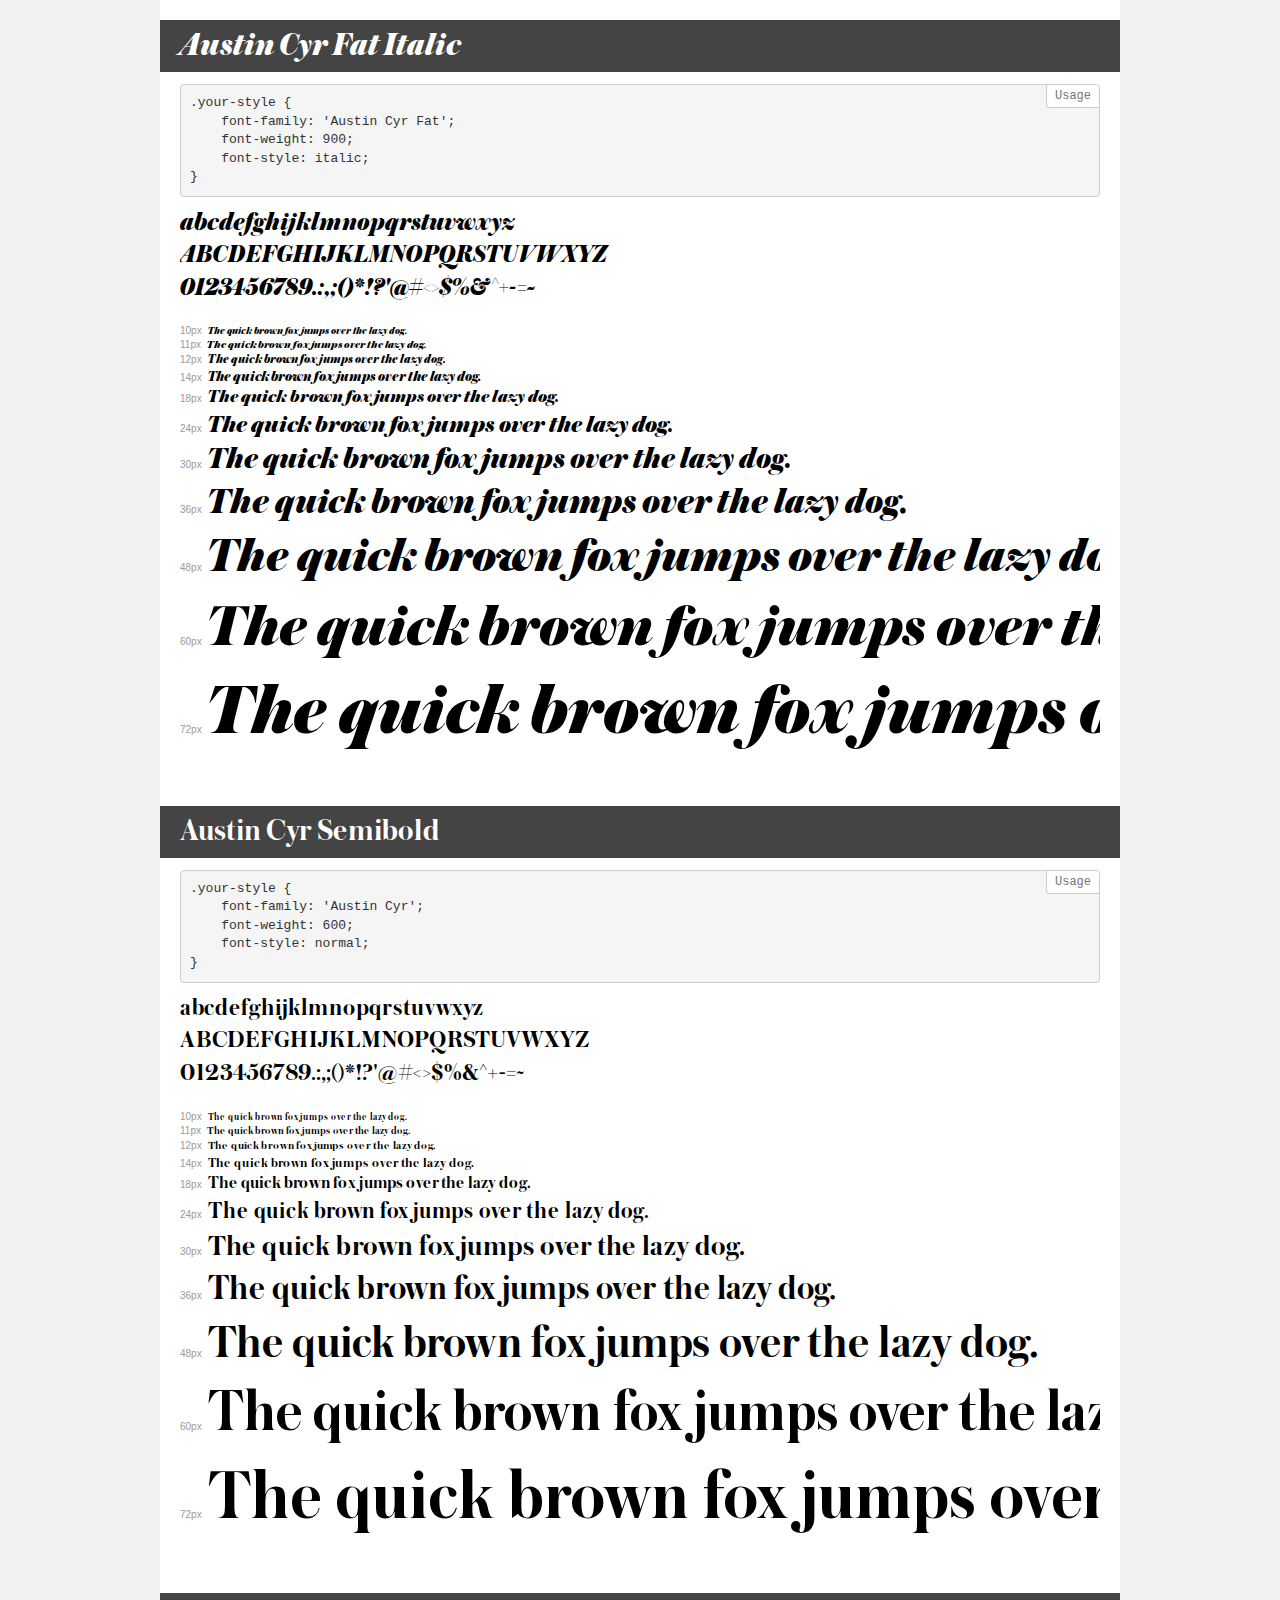
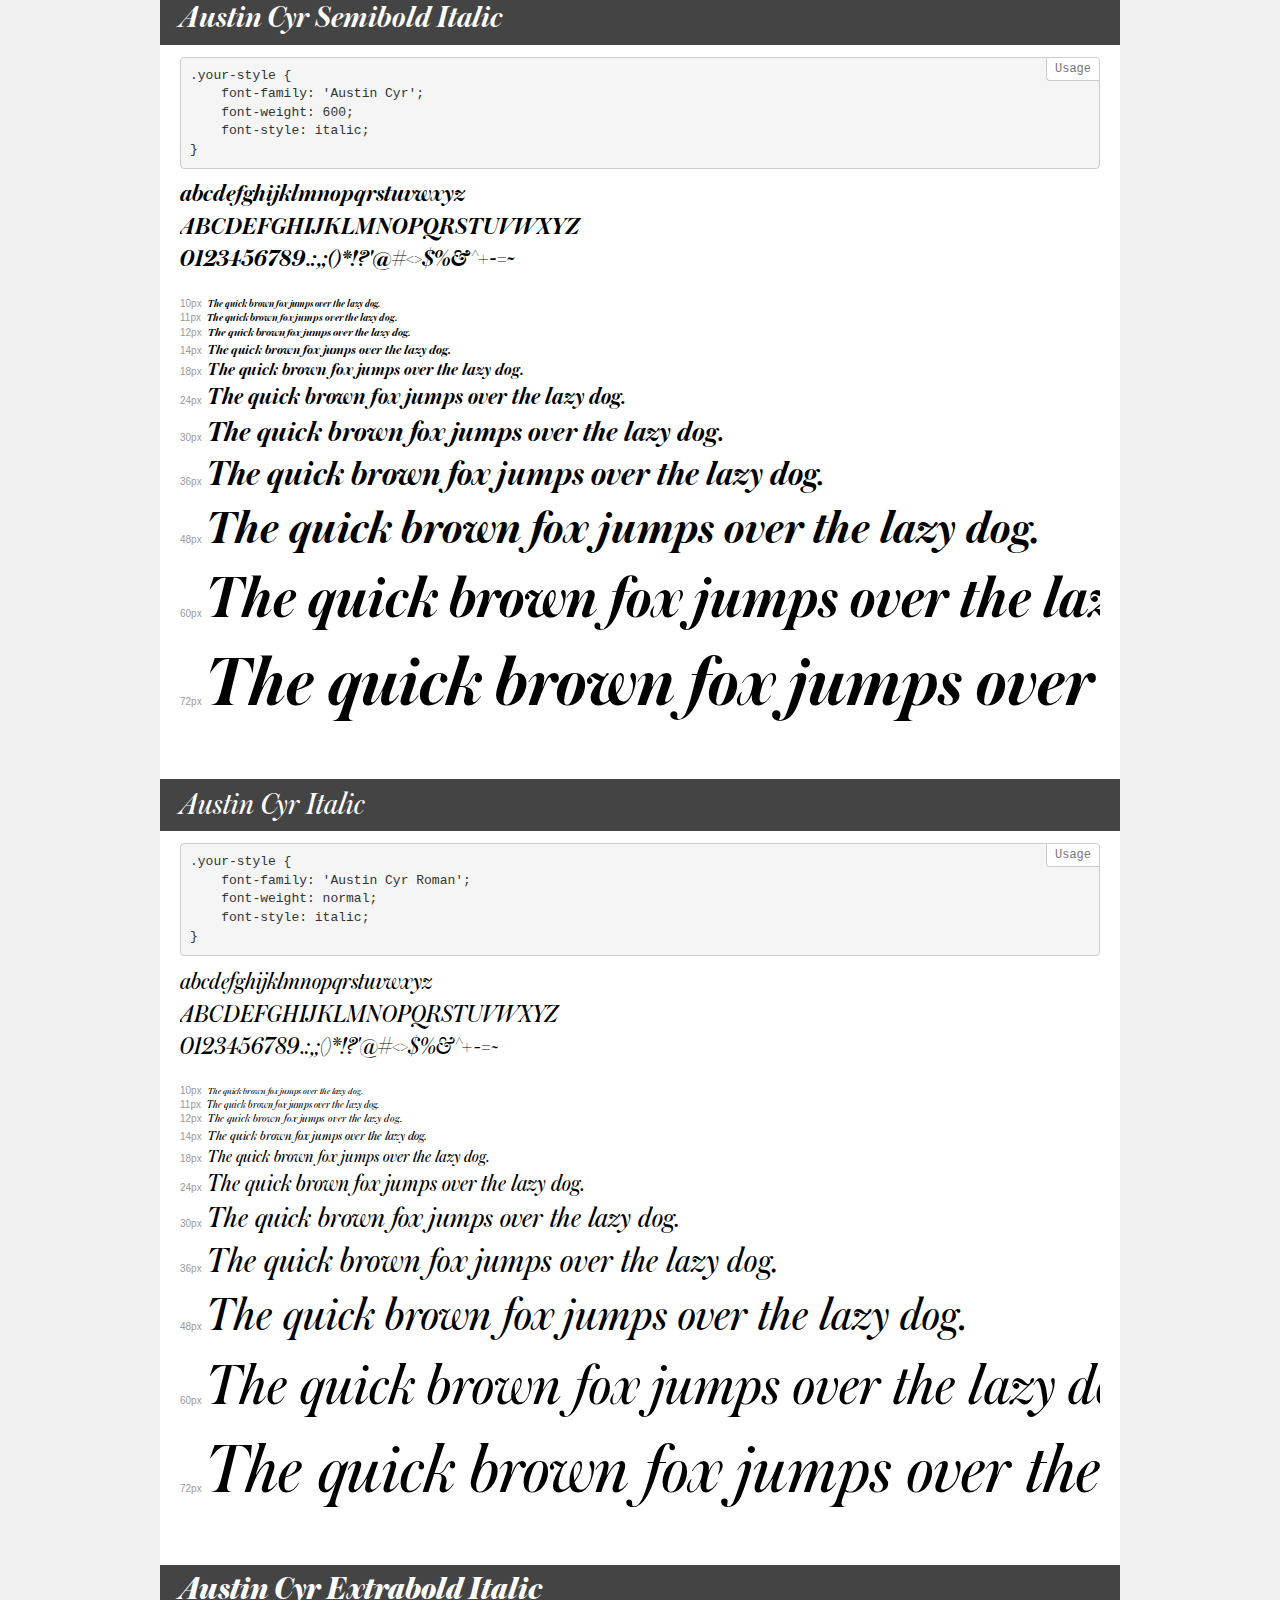
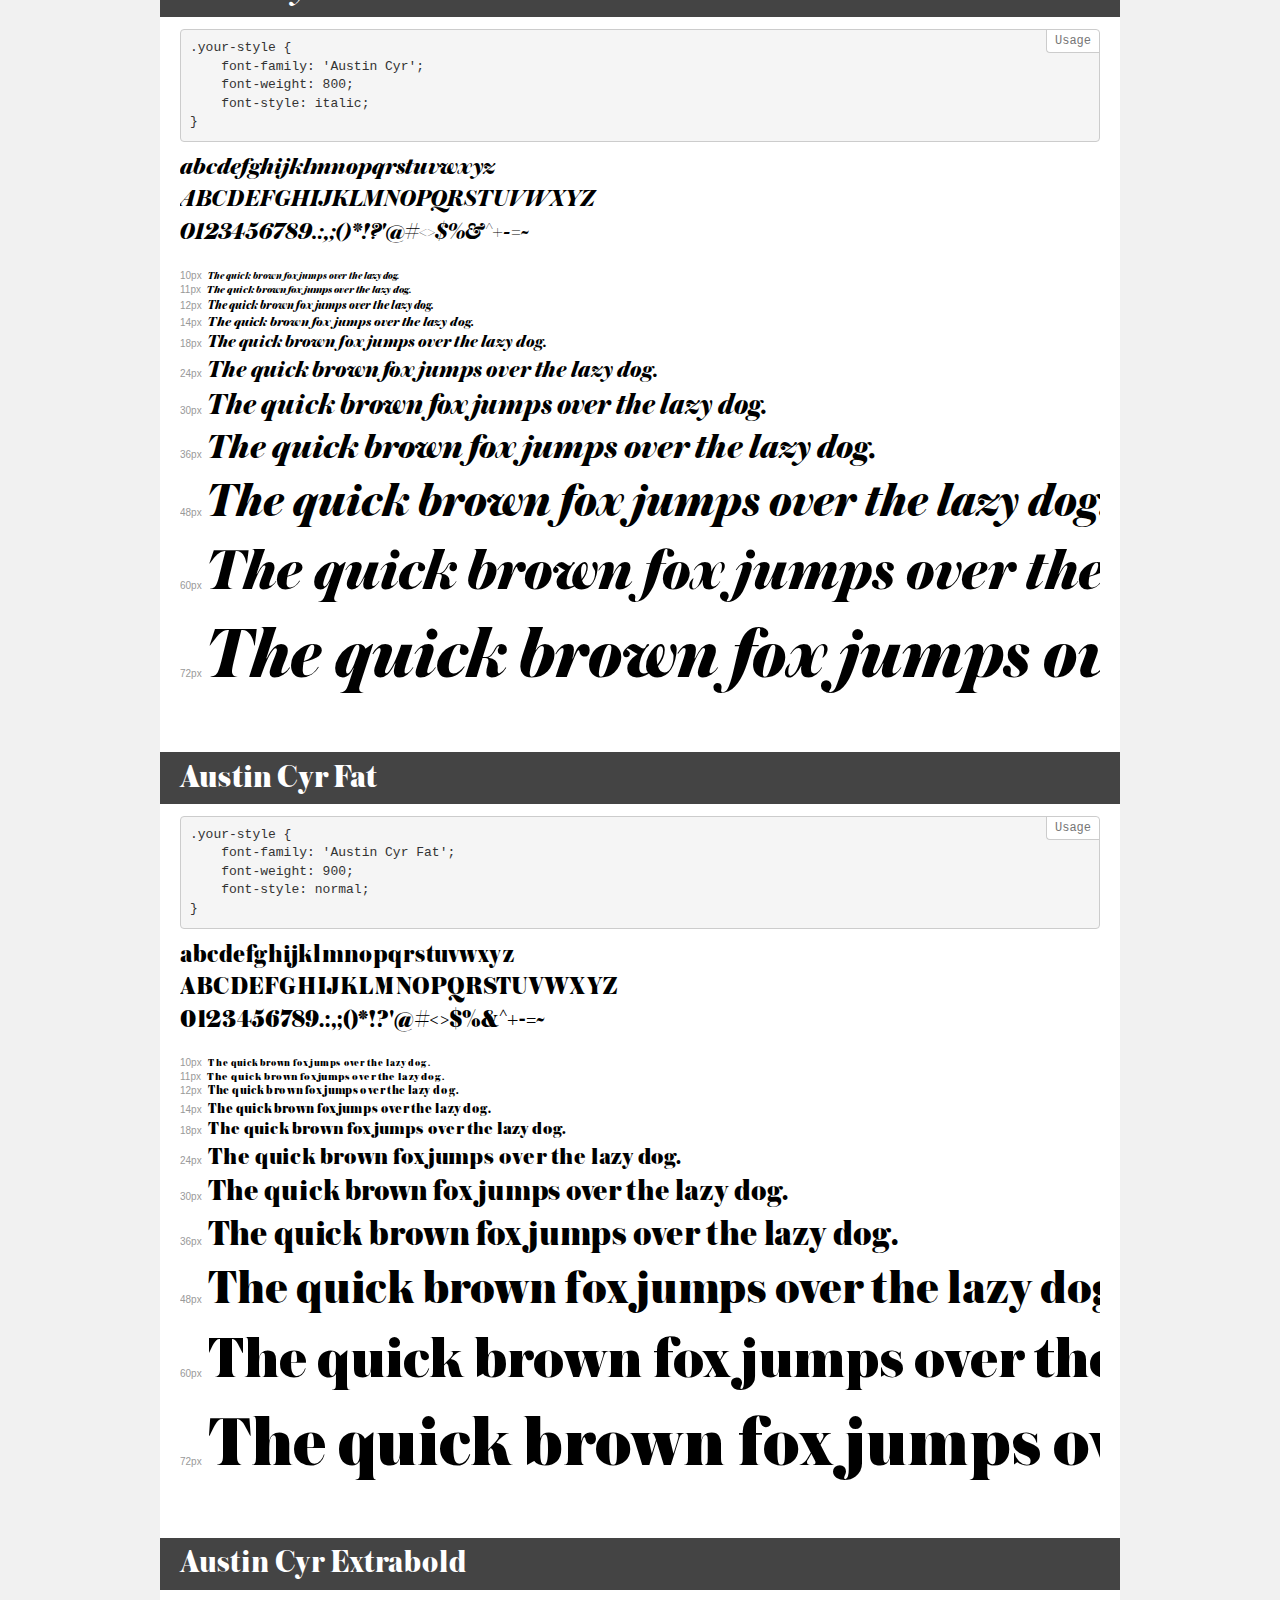
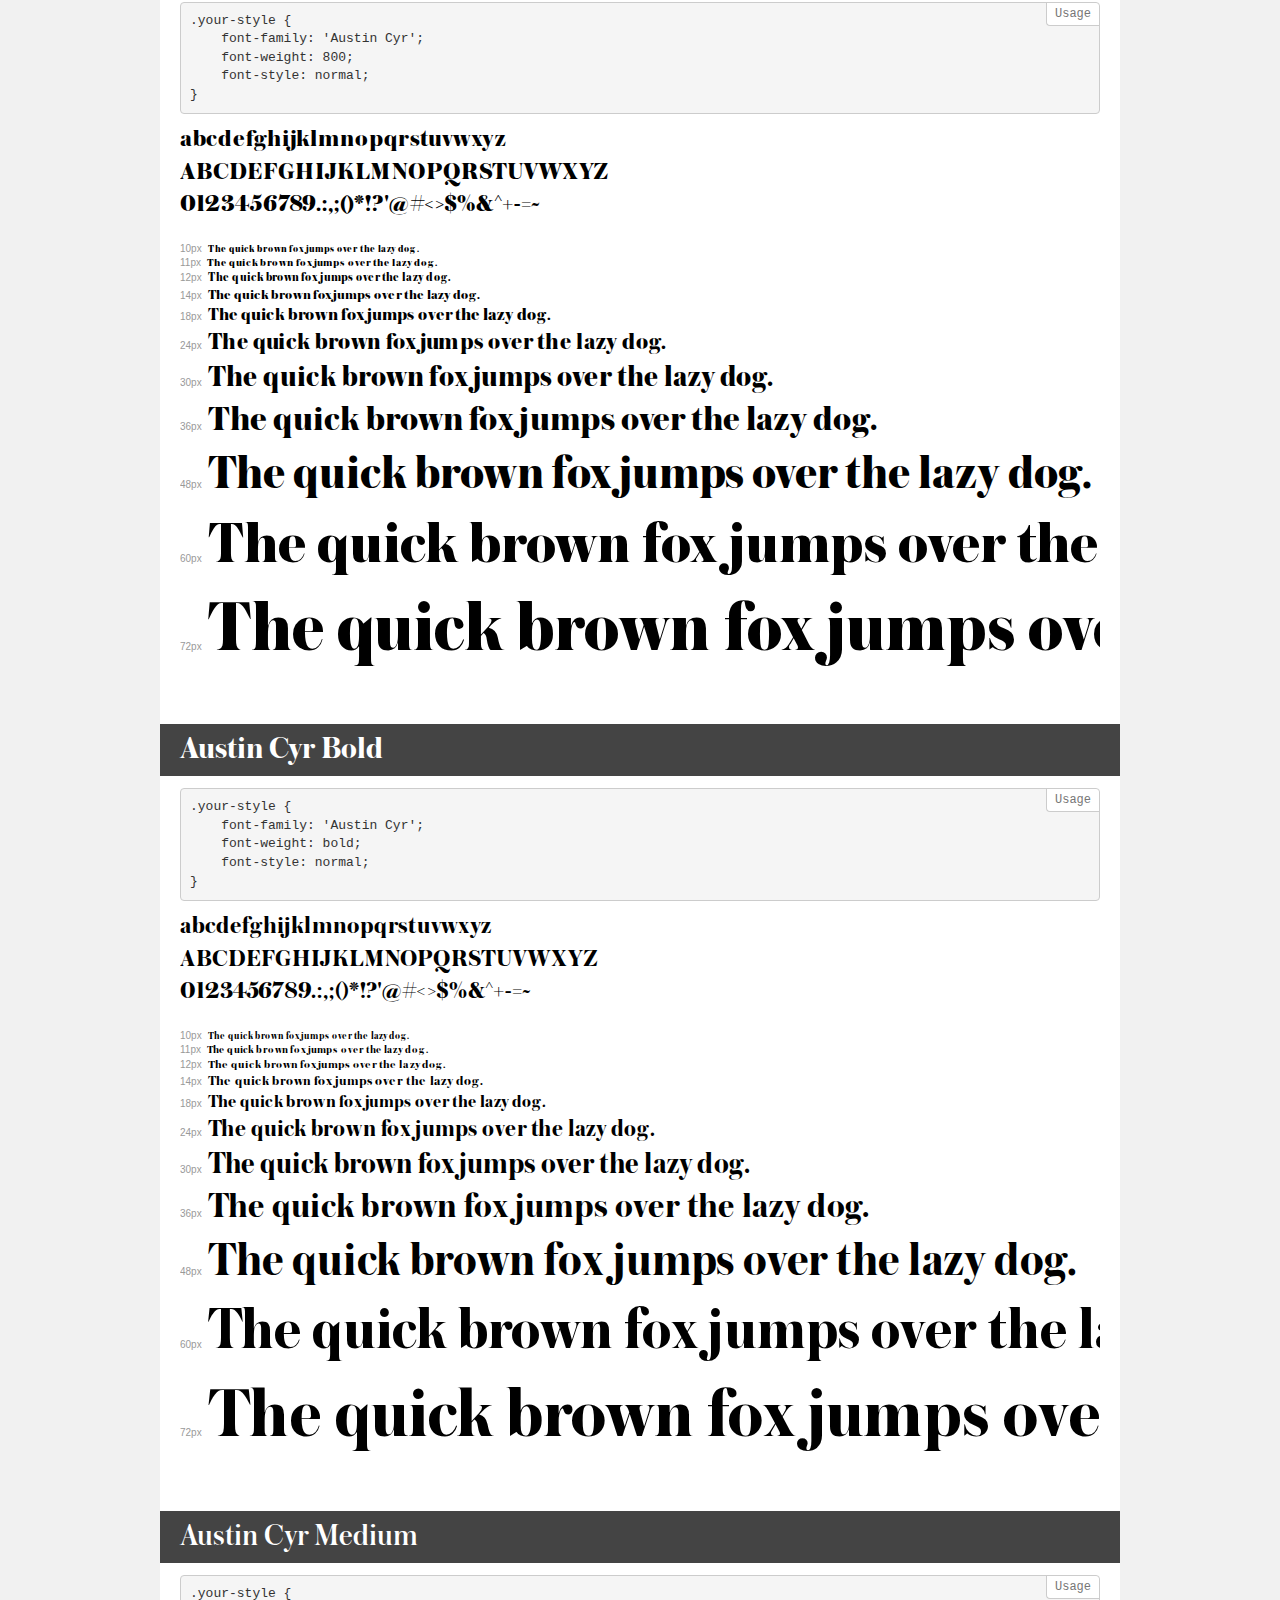
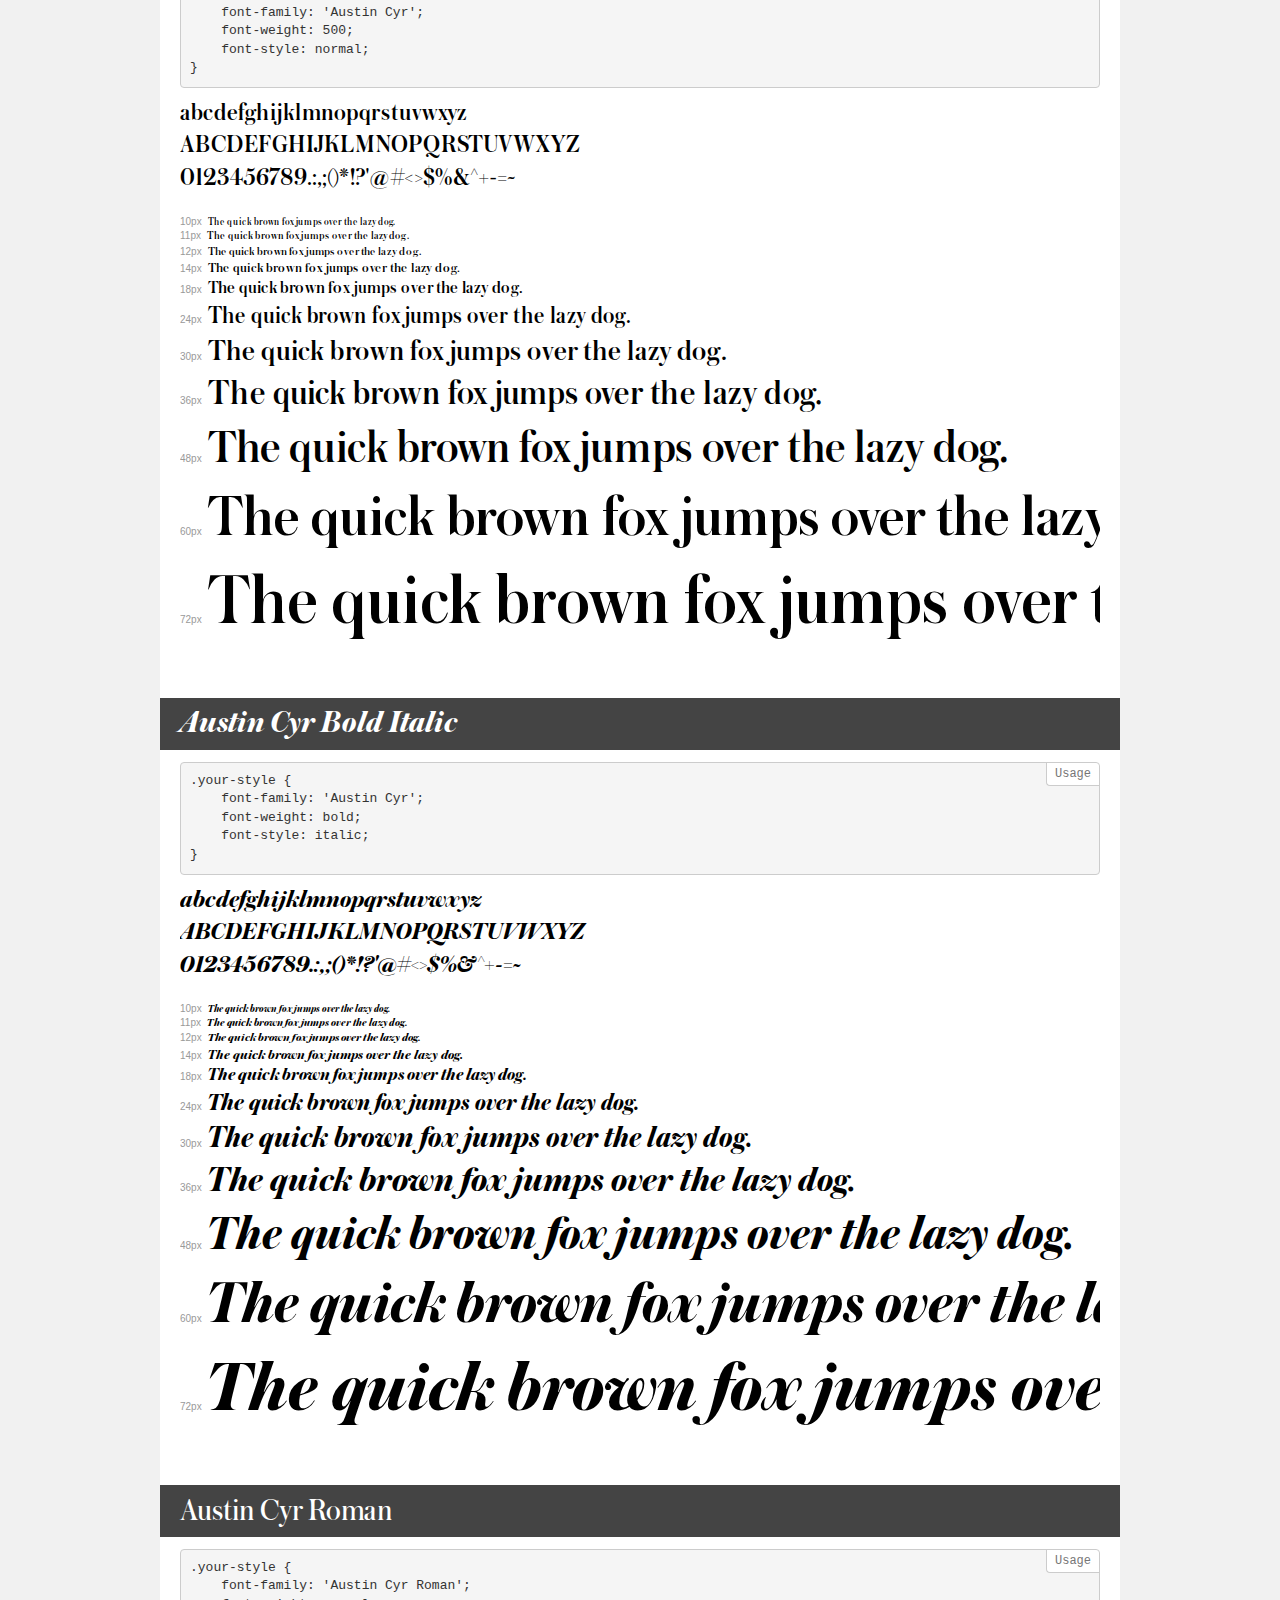
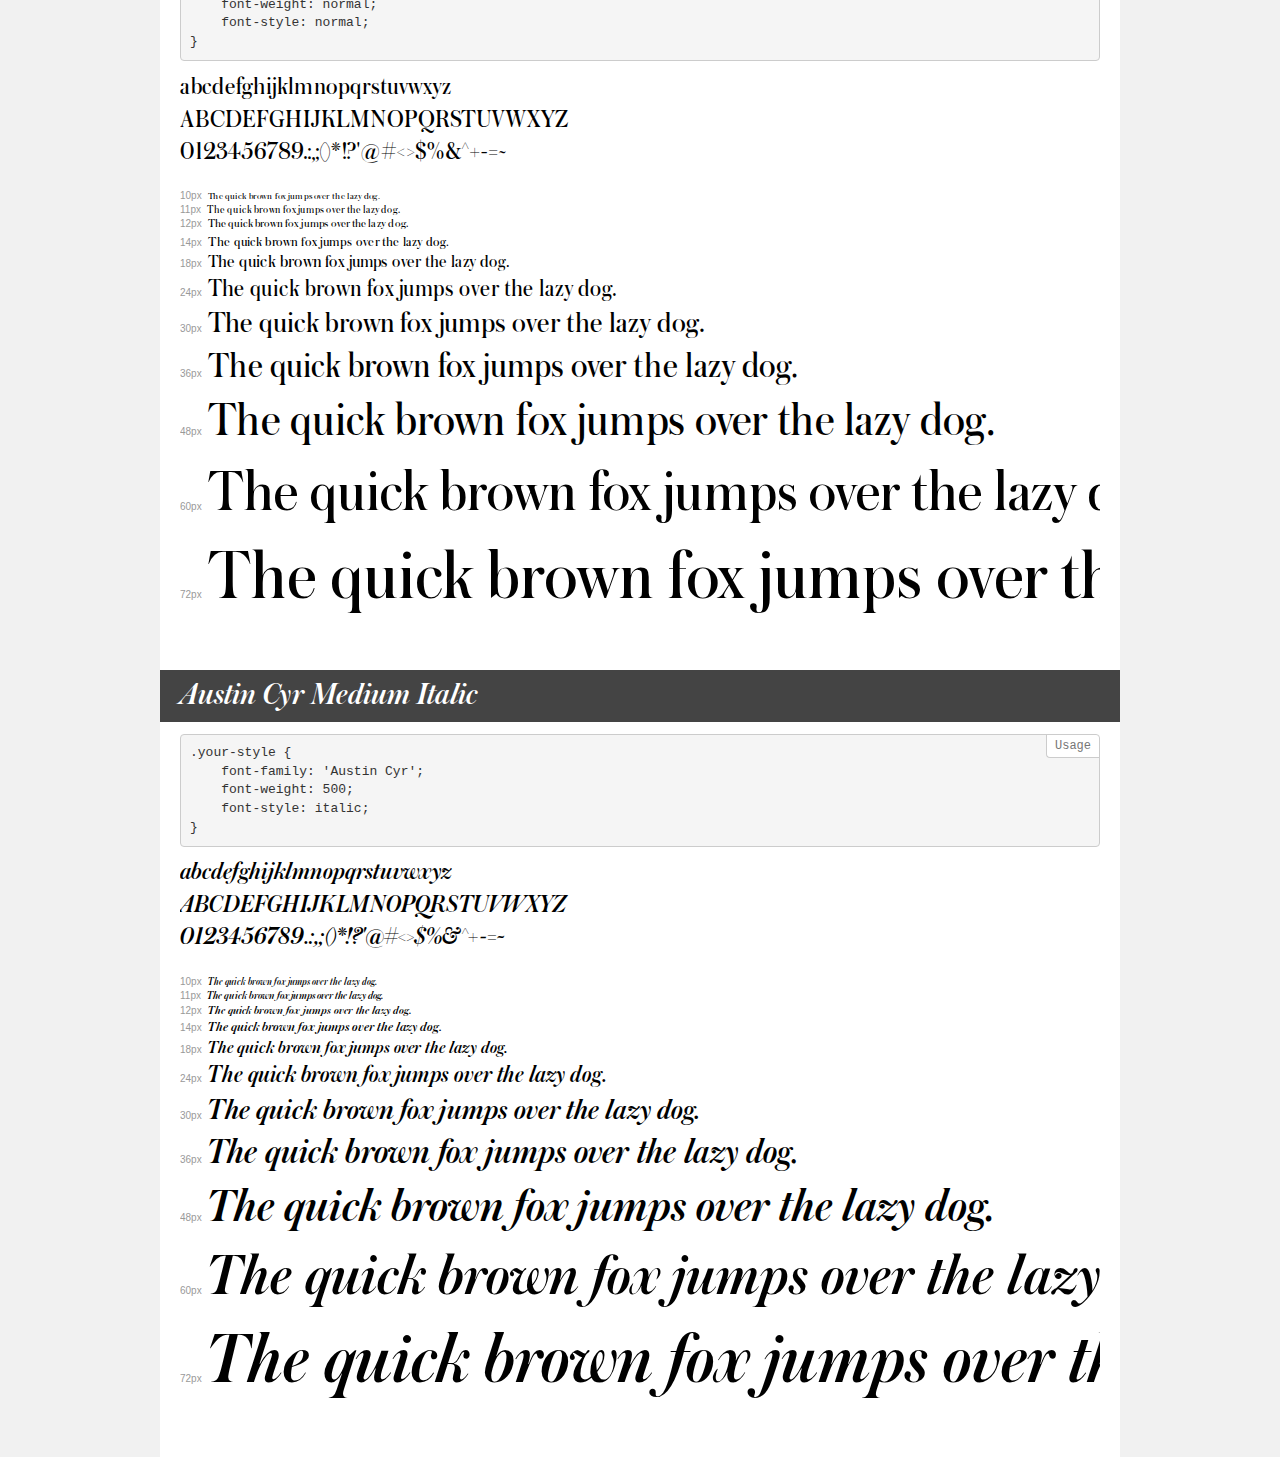
<file: assets/fonts/Austin-Cryllic-web/demo.html>
<!DOCTYPE html>
<html>
<head>
	<meta charset="utf-8">
	<meta http-equiv="X-UA-Compatible" content="IE=edge">
	<meta name="viewport" content="width=device-width, initial-scale=1">
	<meta name="robots" content="noindex, noarchive">
	<title>Transfonter demo</title>
	<link href="stylesheet.css" rel="stylesheet">
	<style>
		/*
		http://meyerweb.com/eric/tools/css/reset/
		v2.0 | 20110126
		License: none (public domain)
		*/
		html, body, div, span, applet, object, iframe,
		h1, h2, h3, h4, h5, h6, p, blockquote, pre,
		a, abbr, acronym, address, big, cite, code,
		del, dfn, em, img, ins, kbd, q, s, samp,
		small, strike, strong, sub, sup, tt, var,
		b, u, i, center,
		dl, dt, dd, ol, ul, li,
		fieldset, form, label, legend,
		table, caption, tbody, tfoot, thead, tr, th, td,
		article, aside, canvas, details, embed,
		figure, figcaption, footer, header, hgroup,
		menu, nav, output, ruby, section, summary,
		time, mark, audio, video {
			margin: 0;
			padding: 0;
			border: 0;
			font-size: 100%;
			font: inherit;
			vertical-align: baseline;
		}
		/* HTML5 display-role reset for older browsers */
		article, aside, details, figcaption, figure,
		footer, header, hgroup, menu, nav, section {
			display: block;
		}
		body {
			line-height: 1;
		}
		ol, ul {
			list-style: none;
		}
		blockquote, q {
			quotes: none;
		}
		blockquote:before, blockquote:after,
		q:before, q:after {
			content: '';
			content: none;
		}
		table {
			border-collapse: collapse;
			border-spacing: 0;
		}
		/* common styles */
		body {
			background: #f1f1f1;
			color: #000;
		}
		.page {
			background: #fff;
			width: 920px;
			margin: 0 auto;
			padding: 20px 20px 0 20px;
			overflow: hidden;
		}
		.font-container {
			overflow-x: auto;
			overflow-y: hidden;
			margin-bottom: 40px;
			line-height: 1.3;
			white-space: nowrap;
			padding-bottom: 5px;
		}
		h1 {
			position: relative;
			background: #444;
			font-size: 32px;
			color: #fff;
			padding: 10px 20px;
			margin: 0 -20px 12px -20px;
		}
		.letters {
			font-size: 25px;
			margin-bottom: 20px;
		}
		.s10:before {
			content: '10px';
		}
		.s11:before {
			content: '11px';
		}
		.s12:before {
			content: '12px';
		}
		.s14:before {
			content: '14px';
		}
		.s18:before {
			content: '18px';
		}
		.s24:before {
			content: '24px';
		}
		.s30:before {
			content: '30px';
		}
		.s36:before {
			content: '36px';
		}
		.s48:before {
			content: '48px';
		}
		.s60:before {
			content: '60px';
		}
		.s72:before {
			content: '72px';
		}
		.s10:before, .s11:before, .s12:before, .s14:before,
		.s18:before, .s24:before, .s30:before, .s36:before,
		.s48:before, .s60:before, .s72:before {
			font-family: Arial, sans-serif;
			font-size: 10px;
			font-weight: normal;
			font-style: normal;
			color: #999;
			padding-right: 6px;
		}
		pre {
			display: block;
			position: relative;
			padding: 9px;
			margin: 0 0 10px;
			font-family: Monaco, Menlo, Consolas, "Courier New", monospace !important;
			font-size: 13px;
			line-height: 1.428571429;
			color: #333;
			font-weight: normal !important;
			font-style: normal !important;
			background-color: #f5f5f5;
			border: 1px solid #ccc;
			overflow-x: auto;
			border-radius: 4px;
		}
		pre:after {
			display: block;
			position: absolute;
			right: 0;
			top: 0;
			content: 'Usage';
			line-height: 1;
			padding: 5px 8px;
			font-size: 12px;
			color: #767676;
			background-color: #fff;
			border: 1px solid #ccc;
			border-right: none;
			border-top: none;
			border-radius: 0 4px 0 4px;
			z-index: 10;
		}
		/* responsive */
		@media (max-width: 959px) {
			.page {
				width: auto;
				margin: 0;
			}
		}
	</style>
</head>
<body>
<div class="page">
	<div class="demo" style="font-family: 'Austin Cyr Fat'; font-weight: 900; font-style: italic;">
		<h1>Austin Cyr Fat Italic</h1>
		<pre>.your-style {
    font-family: 'Austin Cyr Fat';
    font-weight: 900;
    font-style: italic;
}</pre>
		<div class="font-container">
			<p class="letters">
				abcdefghijklmnopqrstuvwxyz <br />
				ABCDEFGHIJKLMNOPQRSTUVWXYZ <br />				0123456789.:,;()*!?'@#<>$%&^+-=~
			</p>
			<p class="s10" style="font-size: 10px;">The quick brown fox jumps over the lazy dog.</p>
			<p class="s11" style="font-size: 11px;">The quick brown fox jumps over the lazy dog.</p>
			<p class="s12" style="font-size: 12px;">The quick brown fox jumps over the lazy dog.</p>
			<p class="s14" style="font-size: 14px;">The quick brown fox jumps over the lazy dog.</p>
			<p class="s18" style="font-size: 18px;">The quick brown fox jumps over the lazy dog.</p>
			<p class="s24" style="font-size: 24px;">The quick brown fox jumps over the lazy dog.</p>
			<p class="s30" style="font-size: 30px;">The quick brown fox jumps over the lazy dog.</p>
			<p class="s36" style="font-size: 36px;">The quick brown fox jumps over the lazy dog.</p>
			<p class="s48" style="font-size: 48px;">The quick brown fox jumps over the lazy dog.</p>
			<p class="s60" style="font-size: 60px;">The quick brown fox jumps over the lazy dog.</p>
			<p class="s72" style="font-size: 72px;">The quick brown fox jumps over the lazy dog.</p>
		</div>
	</div>
	<div class="demo" style="font-family: 'Austin Cyr'; font-weight: 600; font-style: normal;">
		<h1>Austin Cyr Semibold</h1>
		<pre>.your-style {
    font-family: 'Austin Cyr';
    font-weight: 600;
    font-style: normal;
}</pre>
		<div class="font-container">
			<p class="letters">
				abcdefghijklmnopqrstuvwxyz <br />
				ABCDEFGHIJKLMNOPQRSTUVWXYZ <br />				0123456789.:,;()*!?'@#<>$%&^+-=~
			</p>
			<p class="s10" style="font-size: 10px;">The quick brown fox jumps over the lazy dog.</p>
			<p class="s11" style="font-size: 11px;">The quick brown fox jumps over the lazy dog.</p>
			<p class="s12" style="font-size: 12px;">The quick brown fox jumps over the lazy dog.</p>
			<p class="s14" style="font-size: 14px;">The quick brown fox jumps over the lazy dog.</p>
			<p class="s18" style="font-size: 18px;">The quick brown fox jumps over the lazy dog.</p>
			<p class="s24" style="font-size: 24px;">The quick brown fox jumps over the lazy dog.</p>
			<p class="s30" style="font-size: 30px;">The quick brown fox jumps over the lazy dog.</p>
			<p class="s36" style="font-size: 36px;">The quick brown fox jumps over the lazy dog.</p>
			<p class="s48" style="font-size: 48px;">The quick brown fox jumps over the lazy dog.</p>
			<p class="s60" style="font-size: 60px;">The quick brown fox jumps over the lazy dog.</p>
			<p class="s72" style="font-size: 72px;">The quick brown fox jumps over the lazy dog.</p>
		</div>
	</div>
	<div class="demo" style="font-family: 'Austin Cyr'; font-weight: 600; font-style: italic;">
		<h1>Austin Cyr Semibold Italic</h1>
		<pre>.your-style {
    font-family: 'Austin Cyr';
    font-weight: 600;
    font-style: italic;
}</pre>
		<div class="font-container">
			<p class="letters">
				abcdefghijklmnopqrstuvwxyz <br />
				ABCDEFGHIJKLMNOPQRSTUVWXYZ <br />				0123456789.:,;()*!?'@#<>$%&^+-=~
			</p>
			<p class="s10" style="font-size: 10px;">The quick brown fox jumps over the lazy dog.</p>
			<p class="s11" style="font-size: 11px;">The quick brown fox jumps over the lazy dog.</p>
			<p class="s12" style="font-size: 12px;">The quick brown fox jumps over the lazy dog.</p>
			<p class="s14" style="font-size: 14px;">The quick brown fox jumps over the lazy dog.</p>
			<p class="s18" style="font-size: 18px;">The quick brown fox jumps over the lazy dog.</p>
			<p class="s24" style="font-size: 24px;">The quick brown fox jumps over the lazy dog.</p>
			<p class="s30" style="font-size: 30px;">The quick brown fox jumps over the lazy dog.</p>
			<p class="s36" style="font-size: 36px;">The quick brown fox jumps over the lazy dog.</p>
			<p class="s48" style="font-size: 48px;">The quick brown fox jumps over the lazy dog.</p>
			<p class="s60" style="font-size: 60px;">The quick brown fox jumps over the lazy dog.</p>
			<p class="s72" style="font-size: 72px;">The quick brown fox jumps over the lazy dog.</p>
		</div>
	</div>
	<div class="demo" style="font-family: 'Austin Cyr Roman'; font-weight: normal; font-style: italic;">
		<h1>Austin Cyr Italic</h1>
		<pre>.your-style {
    font-family: 'Austin Cyr Roman';
    font-weight: normal;
    font-style: italic;
}</pre>
		<div class="font-container">
			<p class="letters">
				abcdefghijklmnopqrstuvwxyz <br />
				ABCDEFGHIJKLMNOPQRSTUVWXYZ <br />				0123456789.:,;()*!?'@#<>$%&^+-=~
			</p>
			<p class="s10" style="font-size: 10px;">The quick brown fox jumps over the lazy dog.</p>
			<p class="s11" style="font-size: 11px;">The quick brown fox jumps over the lazy dog.</p>
			<p class="s12" style="font-size: 12px;">The quick brown fox jumps over the lazy dog.</p>
			<p class="s14" style="font-size: 14px;">The quick brown fox jumps over the lazy dog.</p>
			<p class="s18" style="font-size: 18px;">The quick brown fox jumps over the lazy dog.</p>
			<p class="s24" style="font-size: 24px;">The quick brown fox jumps over the lazy dog.</p>
			<p class="s30" style="font-size: 30px;">The quick brown fox jumps over the lazy dog.</p>
			<p class="s36" style="font-size: 36px;">The quick brown fox jumps over the lazy dog.</p>
			<p class="s48" style="font-size: 48px;">The quick brown fox jumps over the lazy dog.</p>
			<p class="s60" style="font-size: 60px;">The quick brown fox jumps over the lazy dog.</p>
			<p class="s72" style="font-size: 72px;">The quick brown fox jumps over the lazy dog.</p>
		</div>
	</div>
	<div class="demo" style="font-family: 'Austin Cyr'; font-weight: 800; font-style: italic;">
		<h1>Austin Cyr Extrabold Italic</h1>
		<pre>.your-style {
    font-family: 'Austin Cyr';
    font-weight: 800;
    font-style: italic;
}</pre>
		<div class="font-container">
			<p class="letters">
				abcdefghijklmnopqrstuvwxyz <br />
				ABCDEFGHIJKLMNOPQRSTUVWXYZ <br />				0123456789.:,;()*!?'@#<>$%&^+-=~
			</p>
			<p class="s10" style="font-size: 10px;">The quick brown fox jumps over the lazy dog.</p>
			<p class="s11" style="font-size: 11px;">The quick brown fox jumps over the lazy dog.</p>
			<p class="s12" style="font-size: 12px;">The quick brown fox jumps over the lazy dog.</p>
			<p class="s14" style="font-size: 14px;">The quick brown fox jumps over the lazy dog.</p>
			<p class="s18" style="font-size: 18px;">The quick brown fox jumps over the lazy dog.</p>
			<p class="s24" style="font-size: 24px;">The quick brown fox jumps over the lazy dog.</p>
			<p class="s30" style="font-size: 30px;">The quick brown fox jumps over the lazy dog.</p>
			<p class="s36" style="font-size: 36px;">The quick brown fox jumps over the lazy dog.</p>
			<p class="s48" style="font-size: 48px;">The quick brown fox jumps over the lazy dog.</p>
			<p class="s60" style="font-size: 60px;">The quick brown fox jumps over the lazy dog.</p>
			<p class="s72" style="font-size: 72px;">The quick brown fox jumps over the lazy dog.</p>
		</div>
	</div>
	<div class="demo" style="font-family: 'Austin Cyr Fat'; font-weight: 900; font-style: normal;">
		<h1>Austin Cyr Fat</h1>
		<pre>.your-style {
    font-family: 'Austin Cyr Fat';
    font-weight: 900;
    font-style: normal;
}</pre>
		<div class="font-container">
			<p class="letters">
				abcdefghijklmnopqrstuvwxyz <br />
				ABCDEFGHIJKLMNOPQRSTUVWXYZ <br />				0123456789.:,;()*!?'@#<>$%&^+-=~
			</p>
			<p class="s10" style="font-size: 10px;">The quick brown fox jumps over the lazy dog.</p>
			<p class="s11" style="font-size: 11px;">The quick brown fox jumps over the lazy dog.</p>
			<p class="s12" style="font-size: 12px;">The quick brown fox jumps over the lazy dog.</p>
			<p class="s14" style="font-size: 14px;">The quick brown fox jumps over the lazy dog.</p>
			<p class="s18" style="font-size: 18px;">The quick brown fox jumps over the lazy dog.</p>
			<p class="s24" style="font-size: 24px;">The quick brown fox jumps over the lazy dog.</p>
			<p class="s30" style="font-size: 30px;">The quick brown fox jumps over the lazy dog.</p>
			<p class="s36" style="font-size: 36px;">The quick brown fox jumps over the lazy dog.</p>
			<p class="s48" style="font-size: 48px;">The quick brown fox jumps over the lazy dog.</p>
			<p class="s60" style="font-size: 60px;">The quick brown fox jumps over the lazy dog.</p>
			<p class="s72" style="font-size: 72px;">The quick brown fox jumps over the lazy dog.</p>
		</div>
	</div>
	<div class="demo" style="font-family: 'Austin Cyr'; font-weight: 800; font-style: normal;">
		<h1>Austin Cyr Extrabold</h1>
		<pre>.your-style {
    font-family: 'Austin Cyr';
    font-weight: 800;
    font-style: normal;
}</pre>
		<div class="font-container">
			<p class="letters">
				abcdefghijklmnopqrstuvwxyz <br />
				ABCDEFGHIJKLMNOPQRSTUVWXYZ <br />				0123456789.:,;()*!?'@#<>$%&^+-=~
			</p>
			<p class="s10" style="font-size: 10px;">The quick brown fox jumps over the lazy dog.</p>
			<p class="s11" style="font-size: 11px;">The quick brown fox jumps over the lazy dog.</p>
			<p class="s12" style="font-size: 12px;">The quick brown fox jumps over the lazy dog.</p>
			<p class="s14" style="font-size: 14px;">The quick brown fox jumps over the lazy dog.</p>
			<p class="s18" style="font-size: 18px;">The quick brown fox jumps over the lazy dog.</p>
			<p class="s24" style="font-size: 24px;">The quick brown fox jumps over the lazy dog.</p>
			<p class="s30" style="font-size: 30px;">The quick brown fox jumps over the lazy dog.</p>
			<p class="s36" style="font-size: 36px;">The quick brown fox jumps over the lazy dog.</p>
			<p class="s48" style="font-size: 48px;">The quick brown fox jumps over the lazy dog.</p>
			<p class="s60" style="font-size: 60px;">The quick brown fox jumps over the lazy dog.</p>
			<p class="s72" style="font-size: 72px;">The quick brown fox jumps over the lazy dog.</p>
		</div>
	</div>
	<div class="demo" style="font-family: 'Austin Cyr'; font-weight: bold; font-style: normal;">
		<h1>Austin Cyr Bold</h1>
		<pre>.your-style {
    font-family: 'Austin Cyr';
    font-weight: bold;
    font-style: normal;
}</pre>
		<div class="font-container">
			<p class="letters">
				abcdefghijklmnopqrstuvwxyz <br />
				ABCDEFGHIJKLMNOPQRSTUVWXYZ <br />				0123456789.:,;()*!?'@#<>$%&^+-=~
			</p>
			<p class="s10" style="font-size: 10px;">The quick brown fox jumps over the lazy dog.</p>
			<p class="s11" style="font-size: 11px;">The quick brown fox jumps over the lazy dog.</p>
			<p class="s12" style="font-size: 12px;">The quick brown fox jumps over the lazy dog.</p>
			<p class="s14" style="font-size: 14px;">The quick brown fox jumps over the lazy dog.</p>
			<p class="s18" style="font-size: 18px;">The quick brown fox jumps over the lazy dog.</p>
			<p class="s24" style="font-size: 24px;">The quick brown fox jumps over the lazy dog.</p>
			<p class="s30" style="font-size: 30px;">The quick brown fox jumps over the lazy dog.</p>
			<p class="s36" style="font-size: 36px;">The quick brown fox jumps over the lazy dog.</p>
			<p class="s48" style="font-size: 48px;">The quick brown fox jumps over the lazy dog.</p>
			<p class="s60" style="font-size: 60px;">The quick brown fox jumps over the lazy dog.</p>
			<p class="s72" style="font-size: 72px;">The quick brown fox jumps over the lazy dog.</p>
		</div>
	</div>
	<div class="demo" style="font-family: 'Austin Cyr'; font-weight: 500; font-style: normal;">
		<h1>Austin Cyr Medium</h1>
		<pre>.your-style {
    font-family: 'Austin Cyr';
    font-weight: 500;
    font-style: normal;
}</pre>
		<div class="font-container">
			<p class="letters">
				abcdefghijklmnopqrstuvwxyz <br />
				ABCDEFGHIJKLMNOPQRSTUVWXYZ <br />				0123456789.:,;()*!?'@#<>$%&^+-=~
			</p>
			<p class="s10" style="font-size: 10px;">The quick brown fox jumps over the lazy dog.</p>
			<p class="s11" style="font-size: 11px;">The quick brown fox jumps over the lazy dog.</p>
			<p class="s12" style="font-size: 12px;">The quick brown fox jumps over the lazy dog.</p>
			<p class="s14" style="font-size: 14px;">The quick brown fox jumps over the lazy dog.</p>
			<p class="s18" style="font-size: 18px;">The quick brown fox jumps over the lazy dog.</p>
			<p class="s24" style="font-size: 24px;">The quick brown fox jumps over the lazy dog.</p>
			<p class="s30" style="font-size: 30px;">The quick brown fox jumps over the lazy dog.</p>
			<p class="s36" style="font-size: 36px;">The quick brown fox jumps over the lazy dog.</p>
			<p class="s48" style="font-size: 48px;">The quick brown fox jumps over the lazy dog.</p>
			<p class="s60" style="font-size: 60px;">The quick brown fox jumps over the lazy dog.</p>
			<p class="s72" style="font-size: 72px;">The quick brown fox jumps over the lazy dog.</p>
		</div>
	</div>
	<div class="demo" style="font-family: 'Austin Cyr'; font-weight: bold; font-style: italic;">
		<h1>Austin Cyr Bold Italic</h1>
		<pre>.your-style {
    font-family: 'Austin Cyr';
    font-weight: bold;
    font-style: italic;
}</pre>
		<div class="font-container">
			<p class="letters">
				abcdefghijklmnopqrstuvwxyz <br />
				ABCDEFGHIJKLMNOPQRSTUVWXYZ <br />				0123456789.:,;()*!?'@#<>$%&^+-=~
			</p>
			<p class="s10" style="font-size: 10px;">The quick brown fox jumps over the lazy dog.</p>
			<p class="s11" style="font-size: 11px;">The quick brown fox jumps over the lazy dog.</p>
			<p class="s12" style="font-size: 12px;">The quick brown fox jumps over the lazy dog.</p>
			<p class="s14" style="font-size: 14px;">The quick brown fox jumps over the lazy dog.</p>
			<p class="s18" style="font-size: 18px;">The quick brown fox jumps over the lazy dog.</p>
			<p class="s24" style="font-size: 24px;">The quick brown fox jumps over the lazy dog.</p>
			<p class="s30" style="font-size: 30px;">The quick brown fox jumps over the lazy dog.</p>
			<p class="s36" style="font-size: 36px;">The quick brown fox jumps over the lazy dog.</p>
			<p class="s48" style="font-size: 48px;">The quick brown fox jumps over the lazy dog.</p>
			<p class="s60" style="font-size: 60px;">The quick brown fox jumps over the lazy dog.</p>
			<p class="s72" style="font-size: 72px;">The quick brown fox jumps over the lazy dog.</p>
		</div>
	</div>
	<div class="demo" style="font-family: 'Austin Cyr Roman'; font-weight: normal; font-style: normal;">
		<h1>Austin Cyr Roman</h1>
		<pre>.your-style {
    font-family: 'Austin Cyr Roman';
    font-weight: normal;
    font-style: normal;
}</pre>
		<div class="font-container">
			<p class="letters">
				abcdefghijklmnopqrstuvwxyz <br />
				ABCDEFGHIJKLMNOPQRSTUVWXYZ <br />				0123456789.:,;()*!?'@#<>$%&^+-=~
			</p>
			<p class="s10" style="font-size: 10px;">The quick brown fox jumps over the lazy dog.</p>
			<p class="s11" style="font-size: 11px;">The quick brown fox jumps over the lazy dog.</p>
			<p class="s12" style="font-size: 12px;">The quick brown fox jumps over the lazy dog.</p>
			<p class="s14" style="font-size: 14px;">The quick brown fox jumps over the lazy dog.</p>
			<p class="s18" style="font-size: 18px;">The quick brown fox jumps over the lazy dog.</p>
			<p class="s24" style="font-size: 24px;">The quick brown fox jumps over the lazy dog.</p>
			<p class="s30" style="font-size: 30px;">The quick brown fox jumps over the lazy dog.</p>
			<p class="s36" style="font-size: 36px;">The quick brown fox jumps over the lazy dog.</p>
			<p class="s48" style="font-size: 48px;">The quick brown fox jumps over the lazy dog.</p>
			<p class="s60" style="font-size: 60px;">The quick brown fox jumps over the lazy dog.</p>
			<p class="s72" style="font-size: 72px;">The quick brown fox jumps over the lazy dog.</p>
		</div>
	</div>
	<div class="demo" style="font-family: 'Austin Cyr'; font-weight: 500; font-style: italic;">
		<h1>Austin Cyr Medium Italic</h1>
		<pre>.your-style {
    font-family: 'Austin Cyr';
    font-weight: 500;
    font-style: italic;
}</pre>
		<div class="font-container">
			<p class="letters">
				abcdefghijklmnopqrstuvwxyz <br />
				ABCDEFGHIJKLMNOPQRSTUVWXYZ <br />				0123456789.:,;()*!?'@#<>$%&^+-=~
			</p>
			<p class="s10" style="font-size: 10px;">The quick brown fox jumps over the lazy dog.</p>
			<p class="s11" style="font-size: 11px;">The quick brown fox jumps over the lazy dog.</p>
			<p class="s12" style="font-size: 12px;">The quick brown fox jumps over the lazy dog.</p>
			<p class="s14" style="font-size: 14px;">The quick brown fox jumps over the lazy dog.</p>
			<p class="s18" style="font-size: 18px;">The quick brown fox jumps over the lazy dog.</p>
			<p class="s24" style="font-size: 24px;">The quick brown fox jumps over the lazy dog.</p>
			<p class="s30" style="font-size: 30px;">The quick brown fox jumps over the lazy dog.</p>
			<p class="s36" style="font-size: 36px;">The quick brown fox jumps over the lazy dog.</p>
			<p class="s48" style="font-size: 48px;">The quick brown fox jumps over the lazy dog.</p>
			<p class="s60" style="font-size: 60px;">The quick brown fox jumps over the lazy dog.</p>
			<p class="s72" style="font-size: 72px;">The quick brown fox jumps over the lazy dog.</p>
		</div>
	</div>
</div>
</body>
</html>
</file>
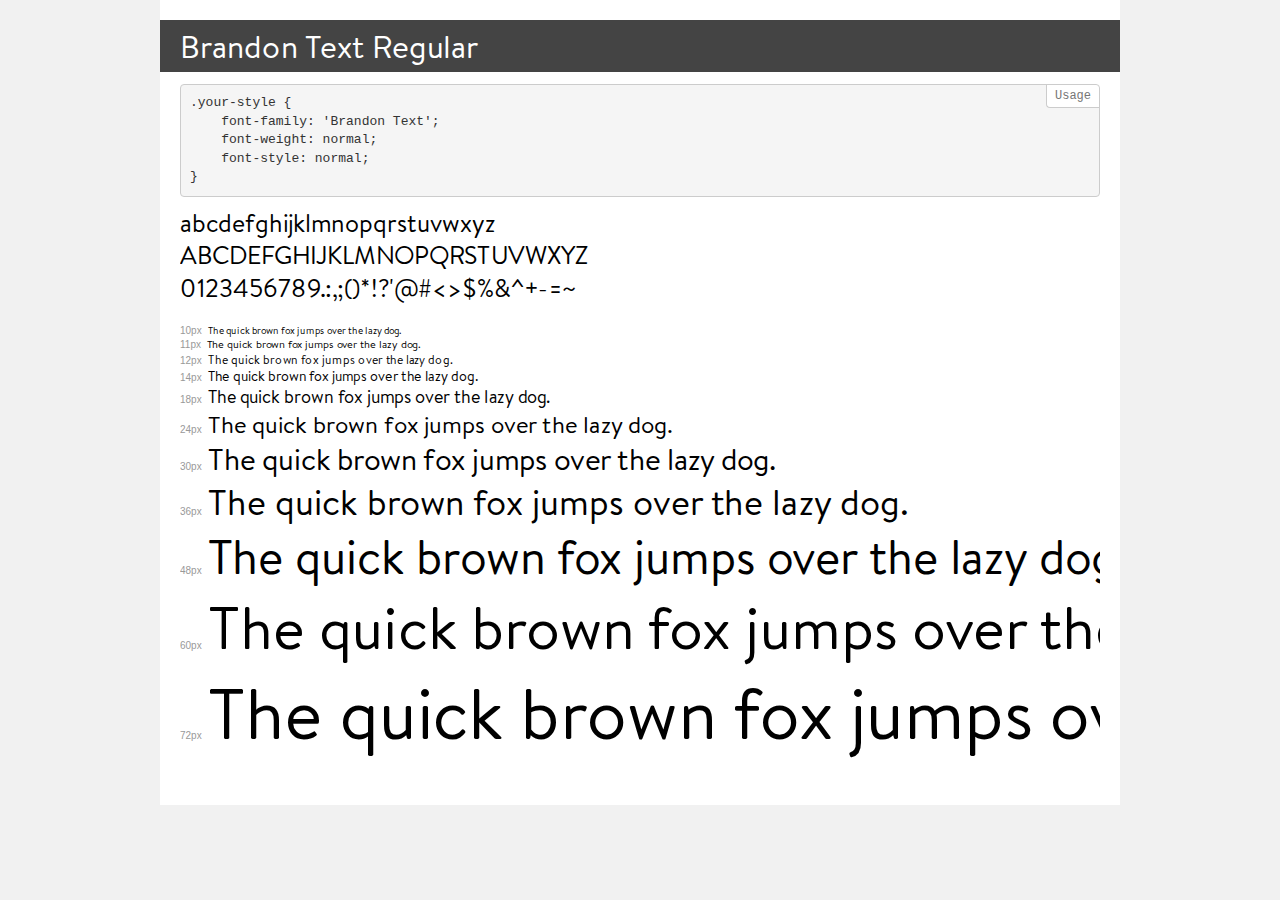
<file: assets/fonts/Brandon-Text-web/demo.html>
<!DOCTYPE html>
<html>
<head>
	<meta charset="utf-8">
	<meta http-equiv="X-UA-Compatible" content="IE=edge">
	<meta name="viewport" content="width=device-width, initial-scale=1">
	<meta name="robots" content="noindex, noarchive">
	<title>Transfonter demo</title>
	<link href="stylesheet.css" rel="stylesheet">
	<style>
		/*
		http://meyerweb.com/eric/tools/css/reset/
		v2.0 | 20110126
		License: none (public domain)
		*/
		html, body, div, span, applet, object, iframe,
		h1, h2, h3, h4, h5, h6, p, blockquote, pre,
		a, abbr, acronym, address, big, cite, code,
		del, dfn, em, img, ins, kbd, q, s, samp,
		small, strike, strong, sub, sup, tt, var,
		b, u, i, center,
		dl, dt, dd, ol, ul, li,
		fieldset, form, label, legend,
		table, caption, tbody, tfoot, thead, tr, th, td,
		article, aside, canvas, details, embed,
		figure, figcaption, footer, header, hgroup,
		menu, nav, output, ruby, section, summary,
		time, mark, audio, video {
			margin: 0;
			padding: 0;
			border: 0;
			font-size: 100%;
			font: inherit;
			vertical-align: baseline;
		}
		/* HTML5 display-role reset for older browsers */
		article, aside, details, figcaption, figure,
		footer, header, hgroup, menu, nav, section {
			display: block;
		}
		body {
			line-height: 1;
		}
		ol, ul {
			list-style: none;
		}
		blockquote, q {
			quotes: none;
		}
		blockquote:before, blockquote:after,
		q:before, q:after {
			content: '';
			content: none;
		}
		table {
			border-collapse: collapse;
			border-spacing: 0;
		}
		/* common styles */
		body {
			background: #f1f1f1;
			color: #000;
		}
		.page {
			background: #fff;
			width: 920px;
			margin: 0 auto;
			padding: 20px 20px 0 20px;
			overflow: hidden;
		}
		.font-container {
			overflow-x: auto;
			overflow-y: hidden;
			margin-bottom: 40px;
			line-height: 1.3;
			white-space: nowrap;
			padding-bottom: 5px;
		}
		h1 {
			position: relative;
			background: #444;
			font-size: 32px;
			color: #fff;
			padding: 10px 20px;
			margin: 0 -20px 12px -20px;
		}
		.letters {
			font-size: 25px;
			margin-bottom: 20px;
		}
		.s10:before {
			content: '10px';
		}
		.s11:before {
			content: '11px';
		}
		.s12:before {
			content: '12px';
		}
		.s14:before {
			content: '14px';
		}
		.s18:before {
			content: '18px';
		}
		.s24:before {
			content: '24px';
		}
		.s30:before {
			content: '30px';
		}
		.s36:before {
			content: '36px';
		}
		.s48:before {
			content: '48px';
		}
		.s60:before {
			content: '60px';
		}
		.s72:before {
			content: '72px';
		}
		.s10:before, .s11:before, .s12:before, .s14:before,
		.s18:before, .s24:before, .s30:before, .s36:before,
		.s48:before, .s60:before, .s72:before {
			font-family: Arial, sans-serif;
			font-size: 10px;
			font-weight: normal;
			font-style: normal;
			color: #999;
			padding-right: 6px;
		}
		pre {
			display: block;
			position: relative;
			padding: 9px;
			margin: 0 0 10px;
			font-family: Monaco, Menlo, Consolas, "Courier New", monospace !important;
			font-size: 13px;
			line-height: 1.428571429;
			color: #333;
			font-weight: normal !important;
			font-style: normal !important;
			background-color: #f5f5f5;
			border: 1px solid #ccc;
			overflow-x: auto;
			border-radius: 4px;
		}
		pre:after {
			display: block;
			position: absolute;
			right: 0;
			top: 0;
			content: 'Usage';
			line-height: 1;
			padding: 5px 8px;
			font-size: 12px;
			color: #767676;
			background-color: #fff;
			border: 1px solid #ccc;
			border-right: none;
			border-top: none;
			border-radius: 0 4px 0 4px;
			z-index: 10;
		}
		/* responsive */
		@media (max-width: 959px) {
			.page {
				width: auto;
				margin: 0;
			}
		}
	</style>
</head>
<body>
<div class="page">
	<div class="demo" style="font-family: 'Brandon Text'; font-weight: normal; font-style: normal;">
		<h1>Brandon Text Regular</h1>
		<pre>.your-style {
    font-family: 'Brandon Text';
    font-weight: normal;
    font-style: normal;
}</pre>
		<div class="font-container">
			<p class="letters">
				abcdefghijklmnopqrstuvwxyz <br />
				ABCDEFGHIJKLMNOPQRSTUVWXYZ <br />				0123456789.:,;()*!?'@#<>$%&^+-=~
			</p>
			<p class="s10" style="font-size: 10px;">The quick brown fox jumps over the lazy dog.</p>
			<p class="s11" style="font-size: 11px;">The quick brown fox jumps over the lazy dog.</p>
			<p class="s12" style="font-size: 12px;">The quick brown fox jumps over the lazy dog.</p>
			<p class="s14" style="font-size: 14px;">The quick brown fox jumps over the lazy dog.</p>
			<p class="s18" style="font-size: 18px;">The quick brown fox jumps over the lazy dog.</p>
			<p class="s24" style="font-size: 24px;">The quick brown fox jumps over the lazy dog.</p>
			<p class="s30" style="font-size: 30px;">The quick brown fox jumps over the lazy dog.</p>
			<p class="s36" style="font-size: 36px;">The quick brown fox jumps over the lazy dog.</p>
			<p class="s48" style="font-size: 48px;">The quick brown fox jumps over the lazy dog.</p>
			<p class="s60" style="font-size: 60px;">The quick brown fox jumps over the lazy dog.</p>
			<p class="s72" style="font-size: 72px;">The quick brown fox jumps over the lazy dog.</p>
		</div>
	</div>
</div>
</body>
</html>
</file>
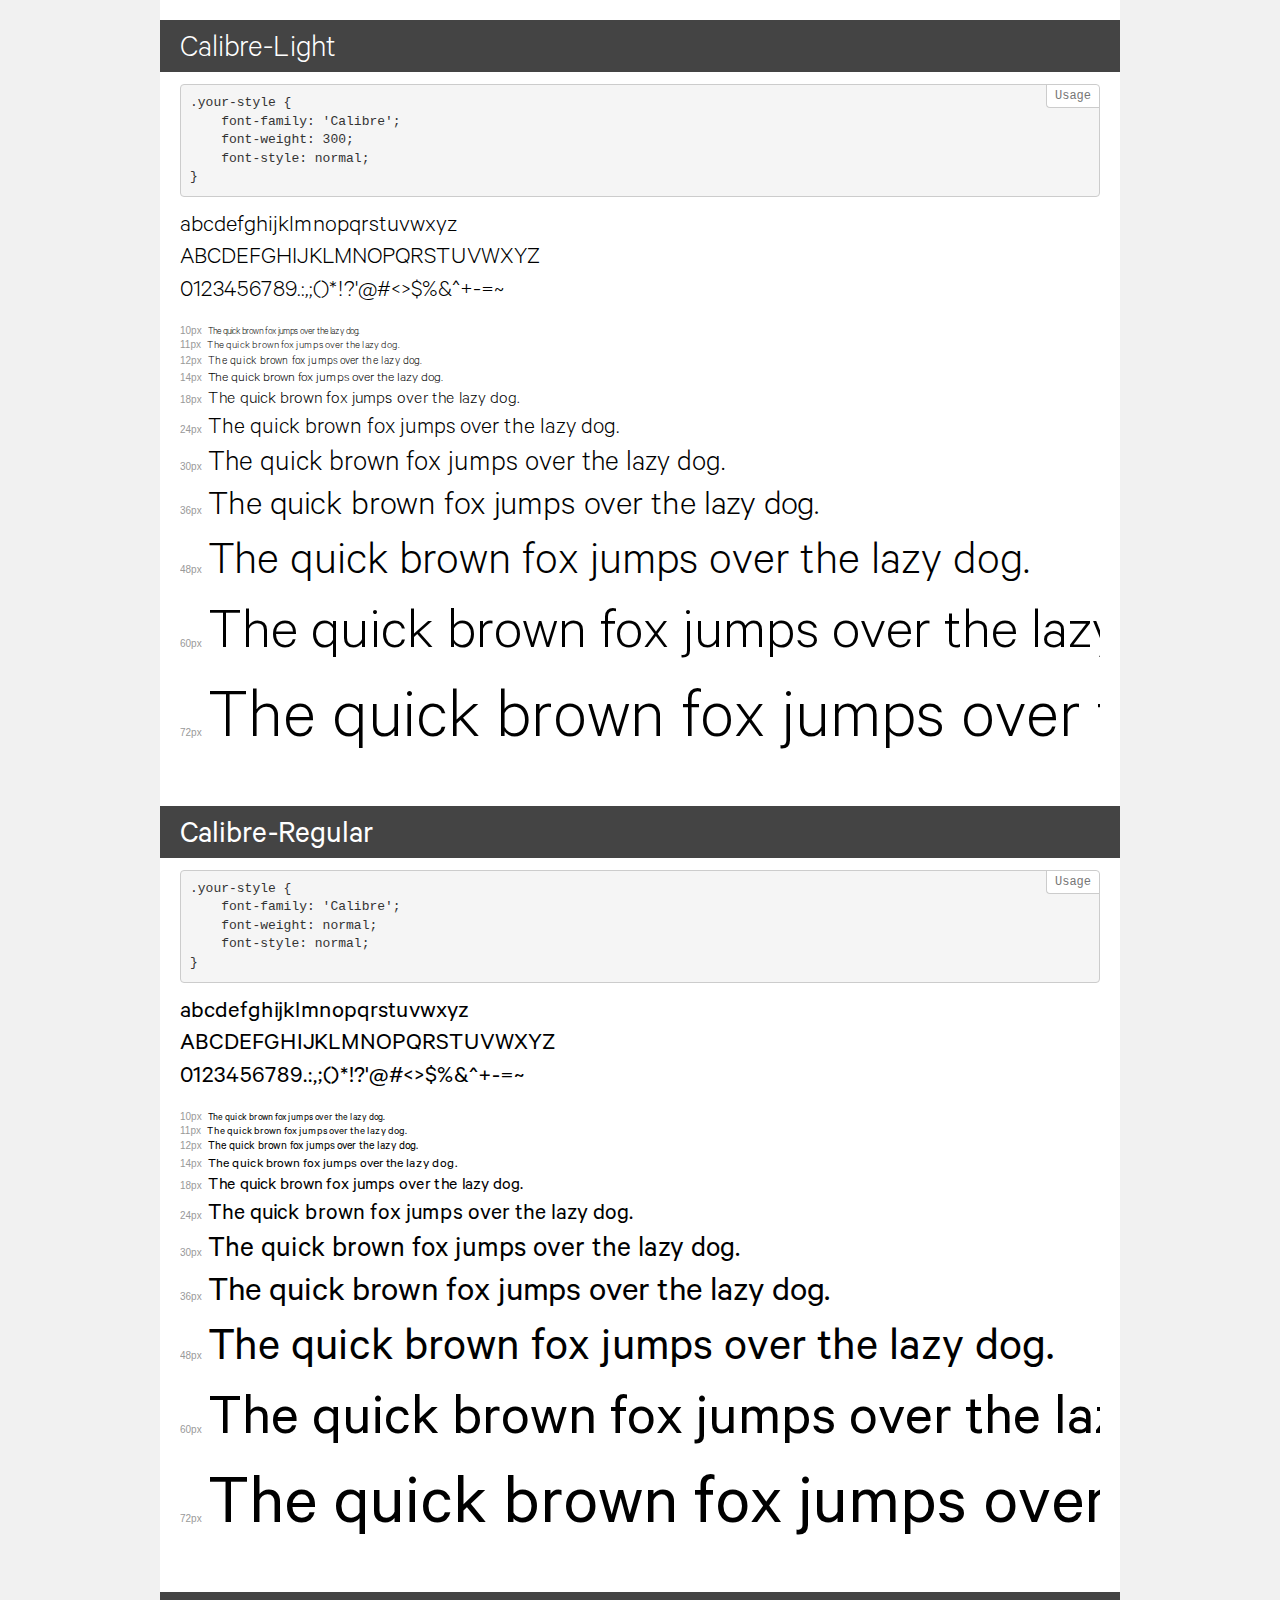
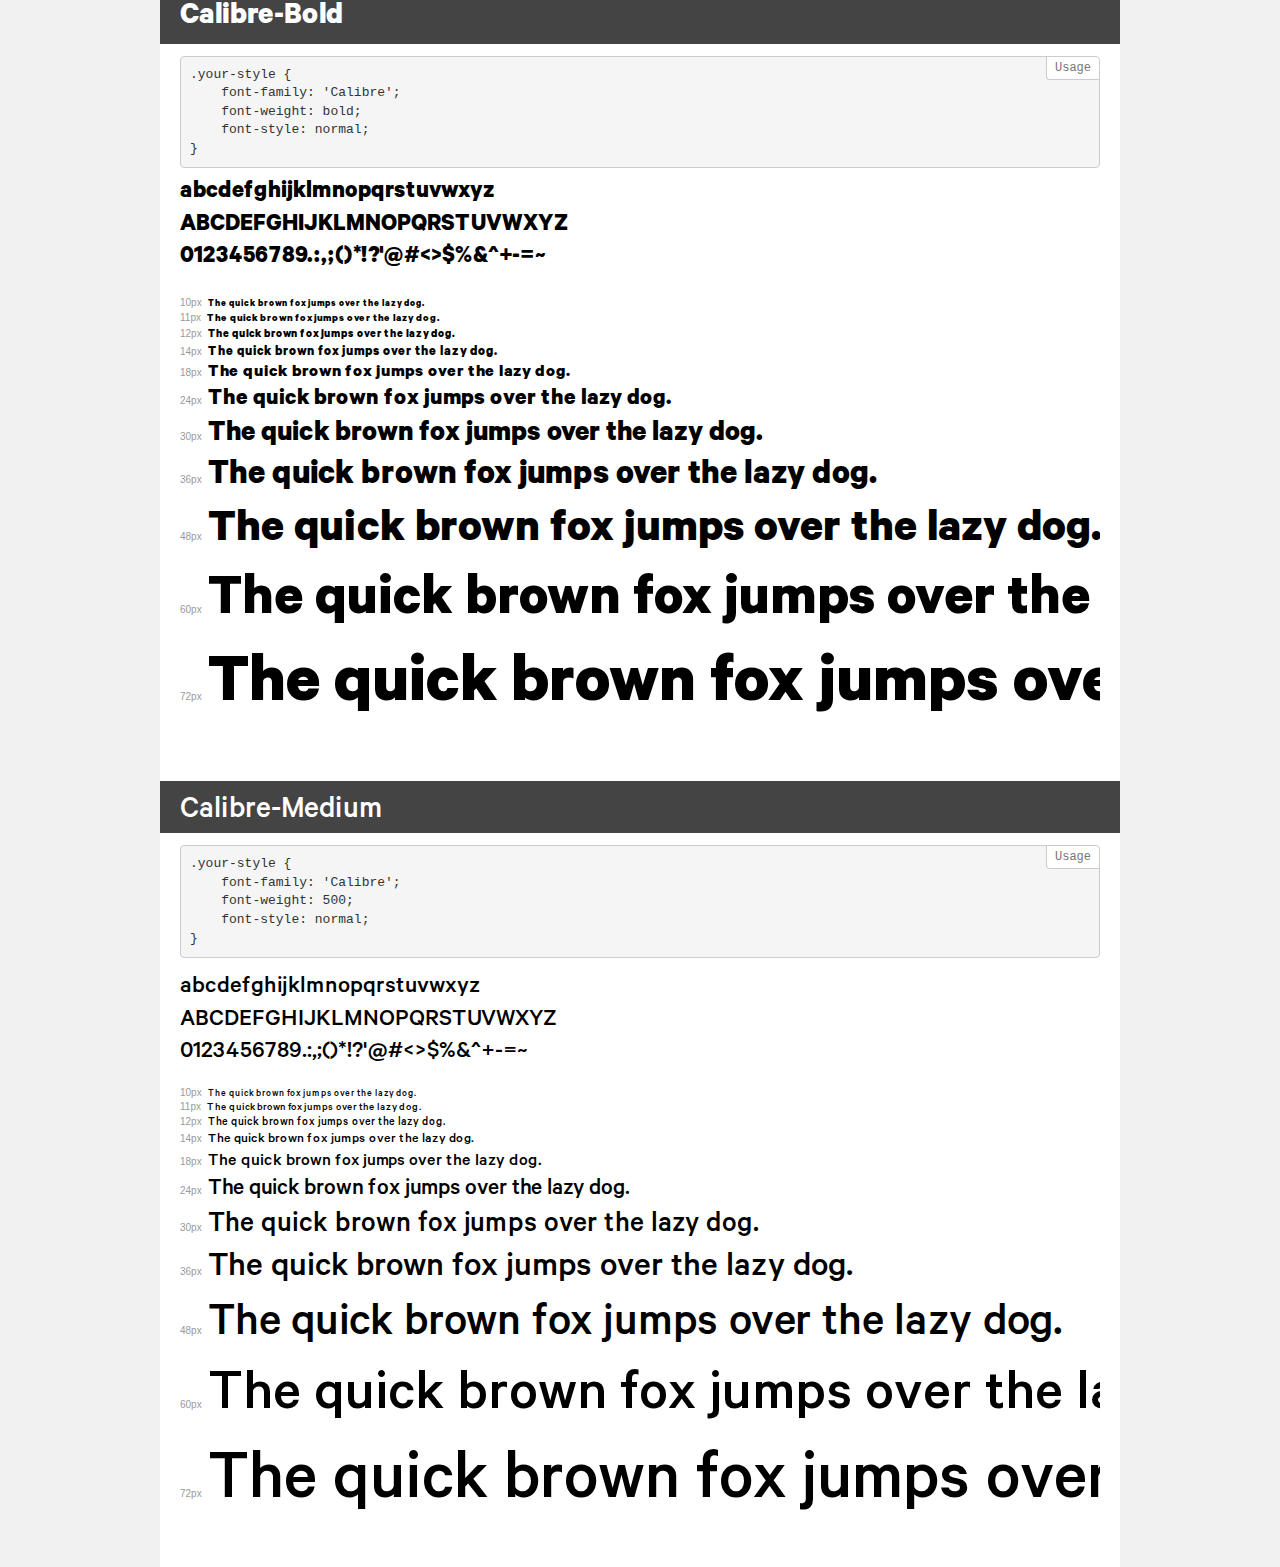
<file: assets/fonts/Calibre-web/demo.html>
<!DOCTYPE html>
<html>
<head>
	<meta charset="utf-8">
	<meta http-equiv="X-UA-Compatible" content="IE=edge">
	<meta name="viewport" content="width=device-width, initial-scale=1">
	<meta name="robots" content="noindex, noarchive">
	<title>Transfonter demo</title>
	<link href="stylesheet.css" rel="stylesheet">
	<style>
		/*
		http://meyerweb.com/eric/tools/css/reset/
		v2.0 | 20110126
		License: none (public domain)
		*/
		html, body, div, span, applet, object, iframe,
		h1, h2, h3, h4, h5, h6, p, blockquote, pre,
		a, abbr, acronym, address, big, cite, code,
		del, dfn, em, img, ins, kbd, q, s, samp,
		small, strike, strong, sub, sup, tt, var,
		b, u, i, center,
		dl, dt, dd, ol, ul, li,
		fieldset, form, label, legend,
		table, caption, tbody, tfoot, thead, tr, th, td,
		article, aside, canvas, details, embed,
		figure, figcaption, footer, header, hgroup,
		menu, nav, output, ruby, section, summary,
		time, mark, audio, video {
			margin: 0;
			padding: 0;
			border: 0;
			font-size: 100%;
			font: inherit;
			vertical-align: baseline;
		}
		/* HTML5 display-role reset for older browsers */
		article, aside, details, figcaption, figure,
		footer, header, hgroup, menu, nav, section {
			display: block;
		}
		body {
			line-height: 1;
		}
		ol, ul {
			list-style: none;
		}
		blockquote, q {
			quotes: none;
		}
		blockquote:before, blockquote:after,
		q:before, q:after {
			content: '';
			content: none;
		}
		table {
			border-collapse: collapse;
			border-spacing: 0;
		}
		/* common styles */
		body {
			background: #f1f1f1;
			color: #000;
		}
		.page {
			background: #fff;
			width: 920px;
			margin: 0 auto;
			padding: 20px 20px 0 20px;
			overflow: hidden;
		}
		.font-container {
			overflow-x: auto;
			overflow-y: hidden;
			margin-bottom: 40px;
			line-height: 1.3;
			white-space: nowrap;
			padding-bottom: 5px;
		}
		h1 {
			position: relative;
			background: #444;
			font-size: 32px;
			color: #fff;
			padding: 10px 20px;
			margin: 0 -20px 12px -20px;
		}
		.letters {
			font-size: 25px;
			margin-bottom: 20px;
		}
		.s10:before {
			content: '10px';
		}
		.s11:before {
			content: '11px';
		}
		.s12:before {
			content: '12px';
		}
		.s14:before {
			content: '14px';
		}
		.s18:before {
			content: '18px';
		}
		.s24:before {
			content: '24px';
		}
		.s30:before {
			content: '30px';
		}
		.s36:before {
			content: '36px';
		}
		.s48:before {
			content: '48px';
		}
		.s60:before {
			content: '60px';
		}
		.s72:before {
			content: '72px';
		}
		.s10:before, .s11:before, .s12:before, .s14:before,
		.s18:before, .s24:before, .s30:before, .s36:before,
		.s48:before, .s60:before, .s72:before {
			font-family: Arial, sans-serif;
			font-size: 10px;
			font-weight: normal;
			font-style: normal;
			color: #999;
			padding-right: 6px;
		}
		pre {
			display: block;
			position: relative;
			padding: 9px;
			margin: 0 0 10px;
			font-family: Monaco, Menlo, Consolas, "Courier New", monospace !important;
			font-size: 13px;
			line-height: 1.428571429;
			color: #333;
			font-weight: normal !important;
			font-style: normal !important;
			background-color: #f5f5f5;
			border: 1px solid #ccc;
			overflow-x: auto;
			border-radius: 4px;
		}
		pre:after {
			display: block;
			position: absolute;
			right: 0;
			top: 0;
			content: 'Usage';
			line-height: 1;
			padding: 5px 8px;
			font-size: 12px;
			color: #767676;
			background-color: #fff;
			border: 1px solid #ccc;
			border-right: none;
			border-top: none;
			border-radius: 0 4px 0 4px;
			z-index: 10;
		}
		/* responsive */
		@media (max-width: 959px) {
			.page {
				width: auto;
				margin: 0;
			}
		}
	</style>
</head>
<body>
<div class="page">
	<div class="demo" style="font-family: 'Calibre'; font-weight: 300; font-style: normal;">
		<h1>Calibre-Light</h1>
		<pre>.your-style {
    font-family: 'Calibre';
    font-weight: 300;
    font-style: normal;
}</pre>
		<div class="font-container">
			<p class="letters">
				abcdefghijklmnopqrstuvwxyz <br />
				ABCDEFGHIJKLMNOPQRSTUVWXYZ <br />				0123456789.:,;()*!?'@#<>$%&^+-=~
			</p>
			<p class="s10" style="font-size: 10px;">The quick brown fox jumps over the lazy dog.</p>
			<p class="s11" style="font-size: 11px;">The quick brown fox jumps over the lazy dog.</p>
			<p class="s12" style="font-size: 12px;">The quick brown fox jumps over the lazy dog.</p>
			<p class="s14" style="font-size: 14px;">The quick brown fox jumps over the lazy dog.</p>
			<p class="s18" style="font-size: 18px;">The quick brown fox jumps over the lazy dog.</p>
			<p class="s24" style="font-size: 24px;">The quick brown fox jumps over the lazy dog.</p>
			<p class="s30" style="font-size: 30px;">The quick brown fox jumps over the lazy dog.</p>
			<p class="s36" style="font-size: 36px;">The quick brown fox jumps over the lazy dog.</p>
			<p class="s48" style="font-size: 48px;">The quick brown fox jumps over the lazy dog.</p>
			<p class="s60" style="font-size: 60px;">The quick brown fox jumps over the lazy dog.</p>
			<p class="s72" style="font-size: 72px;">The quick brown fox jumps over the lazy dog.</p>
		</div>
	</div>
	<div class="demo" style="font-family: 'Calibre'; font-weight: normal; font-style: normal;">
		<h1>Calibre-Regular</h1>
		<pre>.your-style {
    font-family: 'Calibre';
    font-weight: normal;
    font-style: normal;
}</pre>
		<div class="font-container">
			<p class="letters">
				abcdefghijklmnopqrstuvwxyz <br />
				ABCDEFGHIJKLMNOPQRSTUVWXYZ <br />				0123456789.:,;()*!?'@#<>$%&^+-=~
			</p>
			<p class="s10" style="font-size: 10px;">The quick brown fox jumps over the lazy dog.</p>
			<p class="s11" style="font-size: 11px;">The quick brown fox jumps over the lazy dog.</p>
			<p class="s12" style="font-size: 12px;">The quick brown fox jumps over the lazy dog.</p>
			<p class="s14" style="font-size: 14px;">The quick brown fox jumps over the lazy dog.</p>
			<p class="s18" style="font-size: 18px;">The quick brown fox jumps over the lazy dog.</p>
			<p class="s24" style="font-size: 24px;">The quick brown fox jumps over the lazy dog.</p>
			<p class="s30" style="font-size: 30px;">The quick brown fox jumps over the lazy dog.</p>
			<p class="s36" style="font-size: 36px;">The quick brown fox jumps over the lazy dog.</p>
			<p class="s48" style="font-size: 48px;">The quick brown fox jumps over the lazy dog.</p>
			<p class="s60" style="font-size: 60px;">The quick brown fox jumps over the lazy dog.</p>
			<p class="s72" style="font-size: 72px;">The quick brown fox jumps over the lazy dog.</p>
		</div>
	</div>
	<div class="demo" style="font-family: 'Calibre'; font-weight: bold; font-style: normal;">
		<h1>Calibre-Bold</h1>
		<pre>.your-style {
    font-family: 'Calibre';
    font-weight: bold;
    font-style: normal;
}</pre>
		<div class="font-container">
			<p class="letters">
				abcdefghijklmnopqrstuvwxyz <br />
				ABCDEFGHIJKLMNOPQRSTUVWXYZ <br />				0123456789.:,;()*!?'@#<>$%&^+-=~
			</p>
			<p class="s10" style="font-size: 10px;">The quick brown fox jumps over the lazy dog.</p>
			<p class="s11" style="font-size: 11px;">The quick brown fox jumps over the lazy dog.</p>
			<p class="s12" style="font-size: 12px;">The quick brown fox jumps over the lazy dog.</p>
			<p class="s14" style="font-size: 14px;">The quick brown fox jumps over the lazy dog.</p>
			<p class="s18" style="font-size: 18px;">The quick brown fox jumps over the lazy dog.</p>
			<p class="s24" style="font-size: 24px;">The quick brown fox jumps over the lazy dog.</p>
			<p class="s30" style="font-size: 30px;">The quick brown fox jumps over the lazy dog.</p>
			<p class="s36" style="font-size: 36px;">The quick brown fox jumps over the lazy dog.</p>
			<p class="s48" style="font-size: 48px;">The quick brown fox jumps over the lazy dog.</p>
			<p class="s60" style="font-size: 60px;">The quick brown fox jumps over the lazy dog.</p>
			<p class="s72" style="font-size: 72px;">The quick brown fox jumps over the lazy dog.</p>
		</div>
	</div>
	<div class="demo" style="font-family: 'Calibre'; font-weight: 500; font-style: normal;">
		<h1>Calibre-Medium</h1>
		<pre>.your-style {
    font-family: 'Calibre';
    font-weight: 500;
    font-style: normal;
}</pre>
		<div class="font-container">
			<p class="letters">
				abcdefghijklmnopqrstuvwxyz <br />
				ABCDEFGHIJKLMNOPQRSTUVWXYZ <br />				0123456789.:,;()*!?'@#<>$%&^+-=~
			</p>
			<p class="s10" style="font-size: 10px;">The quick brown fox jumps over the lazy dog.</p>
			<p class="s11" style="font-size: 11px;">The quick brown fox jumps over the lazy dog.</p>
			<p class="s12" style="font-size: 12px;">The quick brown fox jumps over the lazy dog.</p>
			<p class="s14" style="font-size: 14px;">The quick brown fox jumps over the lazy dog.</p>
			<p class="s18" style="font-size: 18px;">The quick brown fox jumps over the lazy dog.</p>
			<p class="s24" style="font-size: 24px;">The quick brown fox jumps over the lazy dog.</p>
			<p class="s30" style="font-size: 30px;">The quick brown fox jumps over the lazy dog.</p>
			<p class="s36" style="font-size: 36px;">The quick brown fox jumps over the lazy dog.</p>
			<p class="s48" style="font-size: 48px;">The quick brown fox jumps over the lazy dog.</p>
			<p class="s60" style="font-size: 60px;">The quick brown fox jumps over the lazy dog.</p>
			<p class="s72" style="font-size: 72px;">The quick brown fox jumps over the lazy dog.</p>
		</div>
	</div>
</div>
</body>
</html>
</file>
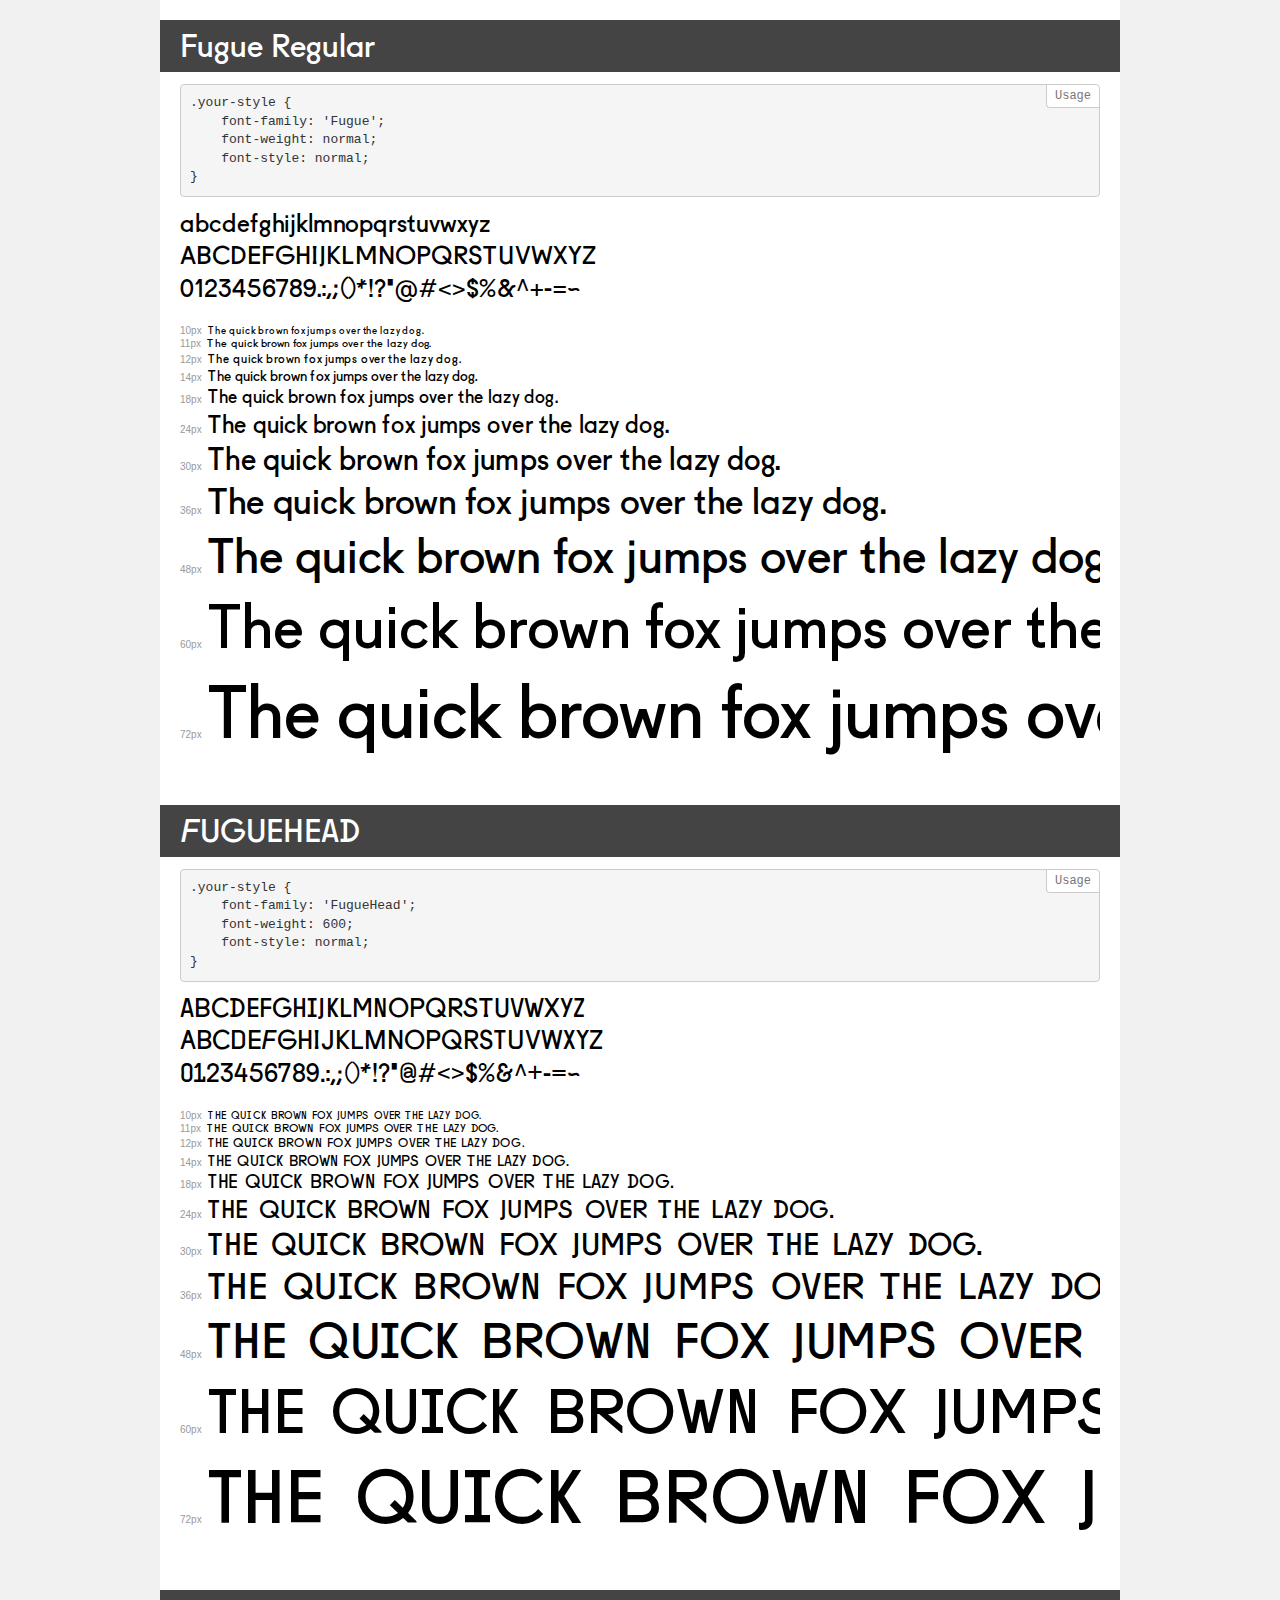
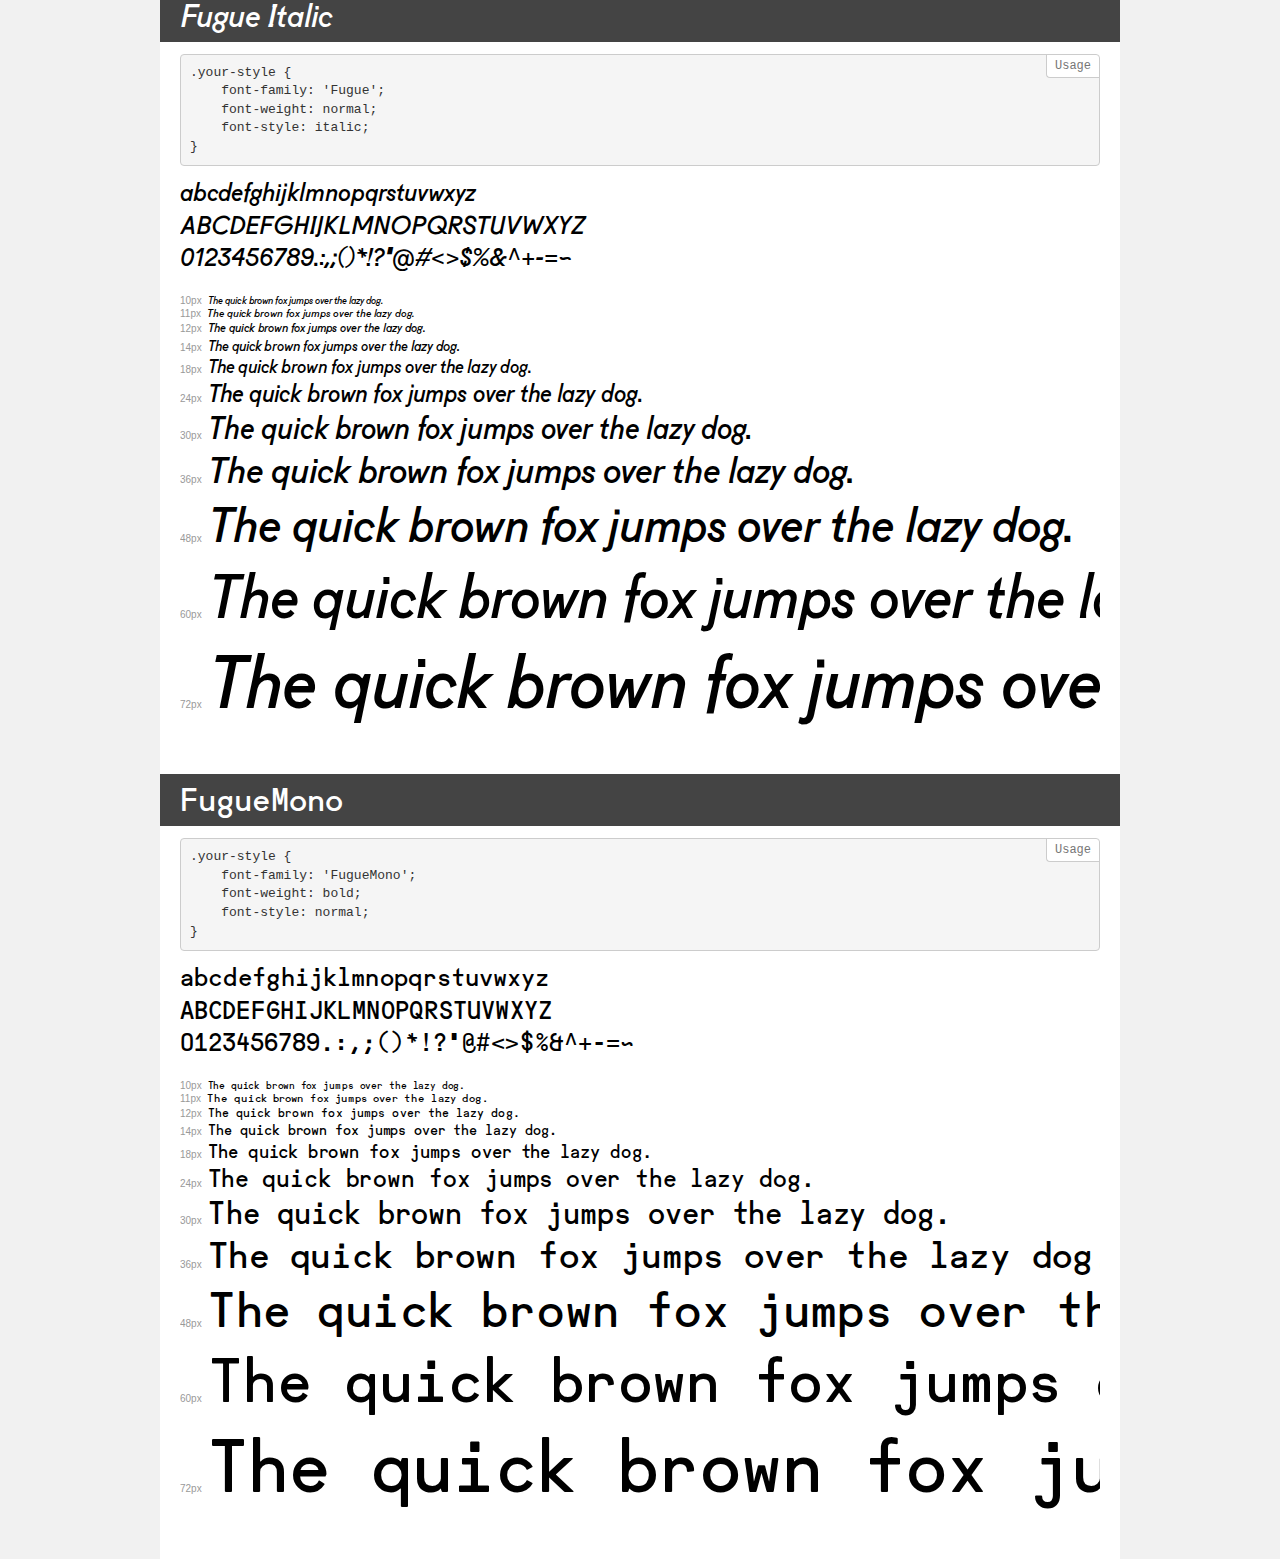
<file: assets/fonts/Fugue-web/demo.html>
<!DOCTYPE html>
<html>
<head>
	<meta charset="utf-8">
	<meta http-equiv="X-UA-Compatible" content="IE=edge">
	<meta name="viewport" content="width=device-width, initial-scale=1">
	<meta name="robots" content="noindex, noarchive">
	<title>Transfonter demo</title>
	<link href="stylesheet.css" rel="stylesheet">
	<style>
		/*
		http://meyerweb.com/eric/tools/css/reset/
		v2.0 | 20110126
		License: none (public domain)
		*/
		html, body, div, span, applet, object, iframe,
		h1, h2, h3, h4, h5, h6, p, blockquote, pre,
		a, abbr, acronym, address, big, cite, code,
		del, dfn, em, img, ins, kbd, q, s, samp,
		small, strike, strong, sub, sup, tt, var,
		b, u, i, center,
		dl, dt, dd, ol, ul, li,
		fieldset, form, label, legend,
		table, caption, tbody, tfoot, thead, tr, th, td,
		article, aside, canvas, details, embed,
		figure, figcaption, footer, header, hgroup,
		menu, nav, output, ruby, section, summary,
		time, mark, audio, video {
			margin: 0;
			padding: 0;
			border: 0;
			font-size: 100%;
			font: inherit;
			vertical-align: baseline;
		}
		/* HTML5 display-role reset for older browsers */
		article, aside, details, figcaption, figure,
		footer, header, hgroup, menu, nav, section {
			display: block;
		}
		body {
			line-height: 1;
		}
		ol, ul {
			list-style: none;
		}
		blockquote, q {
			quotes: none;
		}
		blockquote:before, blockquote:after,
		q:before, q:after {
			content: '';
			content: none;
		}
		table {
			border-collapse: collapse;
			border-spacing: 0;
		}
		/* common styles */
		body {
			background: #f1f1f1;
			color: #000;
		}
		.page {
			background: #fff;
			width: 920px;
			margin: 0 auto;
			padding: 20px 20px 0 20px;
			overflow: hidden;
		}
		.font-container {
			overflow-x: auto;
			overflow-y: hidden;
			margin-bottom: 40px;
			line-height: 1.3;
			white-space: nowrap;
			padding-bottom: 5px;
		}
		h1 {
			position: relative;
			background: #444;
			font-size: 32px;
			color: #fff;
			padding: 10px 20px;
			margin: 0 -20px 12px -20px;
		}
		.letters {
			font-size: 25px;
			margin-bottom: 20px;
		}
		.s10:before {
			content: '10px';
		}
		.s11:before {
			content: '11px';
		}
		.s12:before {
			content: '12px';
		}
		.s14:before {
			content: '14px';
		}
		.s18:before {
			content: '18px';
		}
		.s24:before {
			content: '24px';
		}
		.s30:before {
			content: '30px';
		}
		.s36:before {
			content: '36px';
		}
		.s48:before {
			content: '48px';
		}
		.s60:before {
			content: '60px';
		}
		.s72:before {
			content: '72px';
		}
		.s10:before, .s11:before, .s12:before, .s14:before,
		.s18:before, .s24:before, .s30:before, .s36:before,
		.s48:before, .s60:before, .s72:before {
			font-family: Arial, sans-serif;
			font-size: 10px;
			font-weight: normal;
			font-style: normal;
			color: #999;
			padding-right: 6px;
		}
		pre {
			display: block;
			position: relative;
			padding: 9px;
			margin: 0 0 10px;
			font-family: Monaco, Menlo, Consolas, "Courier New", monospace !important;
			font-size: 13px;
			line-height: 1.428571429;
			color: #333;
			font-weight: normal !important;
			font-style: normal !important;
			background-color: #f5f5f5;
			border: 1px solid #ccc;
			overflow-x: auto;
			border-radius: 4px;
		}
		pre:after {
			display: block;
			position: absolute;
			right: 0;
			top: 0;
			content: 'Usage';
			line-height: 1;
			padding: 5px 8px;
			font-size: 12px;
			color: #767676;
			background-color: #fff;
			border: 1px solid #ccc;
			border-right: none;
			border-top: none;
			border-radius: 0 4px 0 4px;
			z-index: 10;
		}
		/* responsive */
		@media (max-width: 959px) {
			.page {
				width: auto;
				margin: 0;
			}
		}
	</style>
</head>
<body>
<div class="page">
	<div class="demo" style="font-family: 'Fugue'; font-weight: normal; font-style: normal;">
		<h1>Fugue Regular</h1>
		<pre>.your-style {
    font-family: 'Fugue';
    font-weight: normal;
    font-style: normal;
}</pre>
		<div class="font-container">
			<p class="letters">
				abcdefghijklmnopqrstuvwxyz <br />
				ABCDEFGHIJKLMNOPQRSTUVWXYZ <br />				0123456789.:,;()*!?'@#<>$%&^+-=~
			</p>
			<p class="s10" style="font-size: 10px;">The quick brown fox jumps over the lazy dog.</p>
			<p class="s11" style="font-size: 11px;">The quick brown fox jumps over the lazy dog.</p>
			<p class="s12" style="font-size: 12px;">The quick brown fox jumps over the lazy dog.</p>
			<p class="s14" style="font-size: 14px;">The quick brown fox jumps over the lazy dog.</p>
			<p class="s18" style="font-size: 18px;">The quick brown fox jumps over the lazy dog.</p>
			<p class="s24" style="font-size: 24px;">The quick brown fox jumps over the lazy dog.</p>
			<p class="s30" style="font-size: 30px;">The quick brown fox jumps over the lazy dog.</p>
			<p class="s36" style="font-size: 36px;">The quick brown fox jumps over the lazy dog.</p>
			<p class="s48" style="font-size: 48px;">The quick brown fox jumps over the lazy dog.</p>
			<p class="s60" style="font-size: 60px;">The quick brown fox jumps over the lazy dog.</p>
			<p class="s72" style="font-size: 72px;">The quick brown fox jumps over the lazy dog.</p>
		</div>
	</div>
	<div class="demo" style="font-family: 'FugueHead'; font-weight: 600; font-style: normal;">
		<h1>FugueHead</h1>
		<pre>.your-style {
    font-family: 'FugueHead';
    font-weight: 600;
    font-style: normal;
}</pre>
		<div class="font-container">
			<p class="letters">
				abcdefghijklmnopqrstuvwxyz <br />
				ABCDEFGHIJKLMNOPQRSTUVWXYZ <br />				0123456789.:,;()*!?'@#<>$%&^+-=~
			</p>
			<p class="s10" style="font-size: 10px;">The quick brown fox jumps over the lazy dog.</p>
			<p class="s11" style="font-size: 11px;">The quick brown fox jumps over the lazy dog.</p>
			<p class="s12" style="font-size: 12px;">The quick brown fox jumps over the lazy dog.</p>
			<p class="s14" style="font-size: 14px;">The quick brown fox jumps over the lazy dog.</p>
			<p class="s18" style="font-size: 18px;">The quick brown fox jumps over the lazy dog.</p>
			<p class="s24" style="font-size: 24px;">The quick brown fox jumps over the lazy dog.</p>
			<p class="s30" style="font-size: 30px;">The quick brown fox jumps over the lazy dog.</p>
			<p class="s36" style="font-size: 36px;">The quick brown fox jumps over the lazy dog.</p>
			<p class="s48" style="font-size: 48px;">The quick brown fox jumps over the lazy dog.</p>
			<p class="s60" style="font-size: 60px;">The quick brown fox jumps over the lazy dog.</p>
			<p class="s72" style="font-size: 72px;">The quick brown fox jumps over the lazy dog.</p>
		</div>
	</div>
	<div class="demo" style="font-family: 'Fugue'; font-weight: normal; font-style: italic;">
		<h1>Fugue Italic</h1>
		<pre>.your-style {
    font-family: 'Fugue';
    font-weight: normal;
    font-style: italic;
}</pre>
		<div class="font-container">
			<p class="letters">
				abcdefghijklmnopqrstuvwxyz <br />
				ABCDEFGHIJKLMNOPQRSTUVWXYZ <br />				0123456789.:,;()*!?'@#<>$%&^+-=~
			</p>
			<p class="s10" style="font-size: 10px;">The quick brown fox jumps over the lazy dog.</p>
			<p class="s11" style="font-size: 11px;">The quick brown fox jumps over the lazy dog.</p>
			<p class="s12" style="font-size: 12px;">The quick brown fox jumps over the lazy dog.</p>
			<p class="s14" style="font-size: 14px;">The quick brown fox jumps over the lazy dog.</p>
			<p class="s18" style="font-size: 18px;">The quick brown fox jumps over the lazy dog.</p>
			<p class="s24" style="font-size: 24px;">The quick brown fox jumps over the lazy dog.</p>
			<p class="s30" style="font-size: 30px;">The quick brown fox jumps over the lazy dog.</p>
			<p class="s36" style="font-size: 36px;">The quick brown fox jumps over the lazy dog.</p>
			<p class="s48" style="font-size: 48px;">The quick brown fox jumps over the lazy dog.</p>
			<p class="s60" style="font-size: 60px;">The quick brown fox jumps over the lazy dog.</p>
			<p class="s72" style="font-size: 72px;">The quick brown fox jumps over the lazy dog.</p>
		</div>
	</div>
	<div class="demo" style="font-family: 'FugueMono'; font-weight: bold; font-style: normal;">
		<h1>FugueMono</h1>
		<pre>.your-style {
    font-family: 'FugueMono';
    font-weight: bold;
    font-style: normal;
}</pre>
		<div class="font-container">
			<p class="letters">
				abcdefghijklmnopqrstuvwxyz <br />
				ABCDEFGHIJKLMNOPQRSTUVWXYZ <br />				0123456789.:,;()*!?'@#<>$%&^+-=~
			</p>
			<p class="s10" style="font-size: 10px;">The quick brown fox jumps over the lazy dog.</p>
			<p class="s11" style="font-size: 11px;">The quick brown fox jumps over the lazy dog.</p>
			<p class="s12" style="font-size: 12px;">The quick brown fox jumps over the lazy dog.</p>
			<p class="s14" style="font-size: 14px;">The quick brown fox jumps over the lazy dog.</p>
			<p class="s18" style="font-size: 18px;">The quick brown fox jumps over the lazy dog.</p>
			<p class="s24" style="font-size: 24px;">The quick brown fox jumps over the lazy dog.</p>
			<p class="s30" style="font-size: 30px;">The quick brown fox jumps over the lazy dog.</p>
			<p class="s36" style="font-size: 36px;">The quick brown fox jumps over the lazy dog.</p>
			<p class="s48" style="font-size: 48px;">The quick brown fox jumps over the lazy dog.</p>
			<p class="s60" style="font-size: 60px;">The quick brown fox jumps over the lazy dog.</p>
			<p class="s72" style="font-size: 72px;">The quick brown fox jumps over the lazy dog.</p>
		</div>
	</div>
</div>
</body>
</html>
</file>
<file: assets/fonts/Austin-Cryllic-web/stylesheet.css>
/* This stylesheet generated by Transfonter (https://transfonter.org) on September 22, 2017 6:52 PM */

@font-face {
	font-family: 'Austin Cyr Fat';
	src: url('AustinCyr-FatItalic.eot');
	src: url('AustinCyr-FatItalic.eot?#iefix') format('embedded-opentype'),
		url('AustinCyr-FatItalic.woff') format('woff'),
		url('AustinCyr-FatItalic.ttf') format('truetype');
	font-weight: 900;
	font-style: italic;
}

@font-face {
	font-family: 'Austin Cyr';
	src: url('AustinCyr-Semibold.eot');
	src: url('AustinCyr-Semibold.eot?#iefix') format('embedded-opentype'),
		url('AustinCyr-Semibold.woff') format('woff'),
		url('AustinCyr-Semibold.ttf') format('truetype');
	font-weight: 600;
	font-style: normal;
}

@font-face {
	font-family: 'Austin Cyr';
	src: url('AustinCyr-SemiboldItalic.eot');
	src: url('AustinCyr-SemiboldItalic.eot?#iefix') format('embedded-opentype'),
		url('AustinCyr-SemiboldItalic.woff') format('woff'),
		url('AustinCyr-SemiboldItalic.ttf') format('truetype');
	font-weight: 600;
	font-style: italic;
}

@font-face {
	font-family: 'Austin Cyr Roman';
	src: url('AustinCyr-Italic.eot');
	src: url('AustinCyr-Italic.eot?#iefix') format('embedded-opentype'),
		url('AustinCyr-Italic.woff') format('woff'),
		url('AustinCyr-Italic.ttf') format('truetype');
	font-weight: normal;
	font-style: italic;
}

@font-face {
	font-family: 'Austin Cyr';
	src: url('AustinCyr-ExtraboldItalic.eot');
	src: url('AustinCyr-ExtraboldItalic.eot?#iefix') format('embedded-opentype'),
		url('AustinCyr-ExtraboldItalic.woff') format('woff'),
		url('AustinCyr-ExtraboldItalic.ttf') format('truetype');
	font-weight: 800;
	font-style: italic;
}

@font-face {
	font-family: 'Austin Cyr Fat';
	src: url('AustinCyr-Fat.eot');
	src: url('AustinCyr-Fat.eot?#iefix') format('embedded-opentype'),
		url('AustinCyr-Fat.woff') format('woff'),
		url('AustinCyr-Fat.ttf') format('truetype');
	font-weight: 900;
	font-style: normal;
}

@font-face {
	font-family: 'Austin Cyr';
	src: url('AustinCyr-Extrabold.eot');
	src: url('AustinCyr-Extrabold.eot?#iefix') format('embedded-opentype'),
		url('AustinCyr-Extrabold.woff') format('woff'),
		url('AustinCyr-Extrabold.ttf') format('truetype');
	font-weight: 800;
	font-style: normal;
}

@font-face {
	font-family: 'Austin Cyr';
	src: url('AustinCyr-Bold.eot');
	src: url('AustinCyr-Bold.eot?#iefix') format('embedded-opentype'),
		url('AustinCyr-Bold.woff') format('woff'),
		url('AustinCyr-Bold.ttf') format('truetype');
	font-weight: bold;
	font-style: normal;
}

@font-face {
	font-family: 'Austin Cyr';
	src: url('AustinCyr-Medium.eot');
	src: url('AustinCyr-Medium.eot?#iefix') format('embedded-opentype'),
		url('AustinCyr-Medium.woff') format('woff'),
		url('AustinCyr-Medium.ttf') format('truetype');
	font-weight: 500;
	font-style: normal;
}

@font-face {
	font-family: 'Austin Cyr';
	src: url('AustinCyr-BoldItalic.eot');
	src: url('AustinCyr-BoldItalic.eot?#iefix') format('embedded-opentype'),
		url('AustinCyr-BoldItalic.woff') format('woff'),
		url('AustinCyr-BoldItalic.ttf') format('truetype');
	font-weight: bold;
	font-style: italic;
}

@font-face {
	font-family: 'Austin Cyr Roman';
	src: url('AustinCyr-Roman.eot');
	src: url('AustinCyr-Roman.eot?#iefix') format('embedded-opentype'),
		url('AustinCyr-Roman.woff') format('woff'),
		url('AustinCyr-Roman.ttf') format('truetype');
	font-weight: normal;
	font-style: normal;
}

@font-face {
	font-family: 'Austin Cyr';
	src: url('AustinCyr-MediumItalic.eot');
	src: url('AustinCyr-MediumItalic.eot?#iefix') format('embedded-opentype'),
		url('AustinCyr-MediumItalic.woff') format('woff'),
		url('AustinCyr-MediumItalic.ttf') format('truetype');
	font-weight: 500;
	font-style: italic;
}
</file>
<file: assets/fonts/Brandon-Text-web/stylesheet.css>
/* This stylesheet generated by Transfonter (https://transfonter.org) on September 22, 2017 6:49 PM */

@font-face {
	font-family: 'Brandon Text';
	src: url('BrandonText-Regular.eot');
	src: url('BrandonText-Regular.eot?#iefix') format('embedded-opentype'),
		url('BrandonText-Regular.woff') format('woff'),
		url('BrandonText-Regular.ttf') format('truetype');
	font-weight: normal;
	font-style: normal;
}
</file>
<file: assets/fonts/Calibre-web/stylesheet.css>
/* This stylesheet generated by Transfonter (https://transfonter.org) on September 22, 2017 6:48 PM */

@font-face {
	font-family: 'Calibre';
	src: url('Calibre-Light.eot');
	src: url('Calibre-Light.eot?#iefix') format('embedded-opentype'),
		url('Calibre-Light.woff') format('woff'),
		url('Calibre-Light.ttf') format('truetype');
	font-weight: 300;
	font-style: normal;
}

@font-face {
	font-family: 'Calibre';
	src: url('Calibre-Regular.eot');
	src: url('Calibre-Regular.eot?#iefix') format('embedded-opentype'),
		url('Calibre-Regular.woff') format('woff'),
		url('Calibre-Regular.ttf') format('truetype');
	font-weight: normal;
	font-style: normal;
}

@font-face {
	font-family: 'Calibre';
	src: url('CalibreBold.eot');
	src: url('CalibreBold.eot?#iefix') format('embedded-opentype'),
		url('CalibreBold.woff') format('woff'),
		url('CalibreBold.ttf') format('truetype');
	font-weight: bold;
	font-style: normal;
}

@font-face {
	font-family: 'Calibre';
	src: url('Calibre-Medium.eot');
	src: url('Calibre-Medium.eot?#iefix') format('embedded-opentype'),
		url('Calibre-Medium.woff') format('woff'),
		url('Calibre-Medium.ttf') format('truetype');
	font-weight: 500;
	font-style: normal;
}
</file>
<file: assets/fonts/Fugue-web/stylesheet.css>
/* This stylesheet generated by Transfonter (https://transfonter.org) on September 22, 2017 6:50 PM */

@font-face {
	font-family: 'Fugue';
	src: url('Fugue-Regular.eot');
	src: url('Fugue-Regular.eot?#iefix') format('embedded-opentype'),
		url('Fugue-Regular.woff') format('woff'),
		url('Fugue-Regular.ttf') format('truetype');
	font-weight: normal;
	font-style: normal;
}

@font-face {
	font-family: 'FugueHead';
	src: url('FugueHead.eot');
	src: url('FugueHead.eot?#iefix') format('embedded-opentype'),
		url('FugueHead.woff') format('woff'),
		url('FugueHead.ttf') format('truetype');
	font-weight: 600;
	font-style: normal;
}

@font-face {
	font-family: 'Fugue';
	src: url('Fugue-Italic.eot');
	src: url('Fugue-Italic.eot?#iefix') format('embedded-opentype'),
		url('Fugue-Italic.woff') format('woff'),
		url('Fugue-Italic.ttf') format('truetype');
	font-weight: normal;
	font-style: italic;
}

@font-face {
	font-family: 'FugueMono';
	src: url('FugueMono.eot');
	src: url('FugueMono.eot?#iefix') format('embedded-opentype'),
		url('FugueMono.woff') format('woff'),
		url('FugueMono.ttf') format('truetype');
	font-weight: bold;
	font-style: normal;
}
</file>
